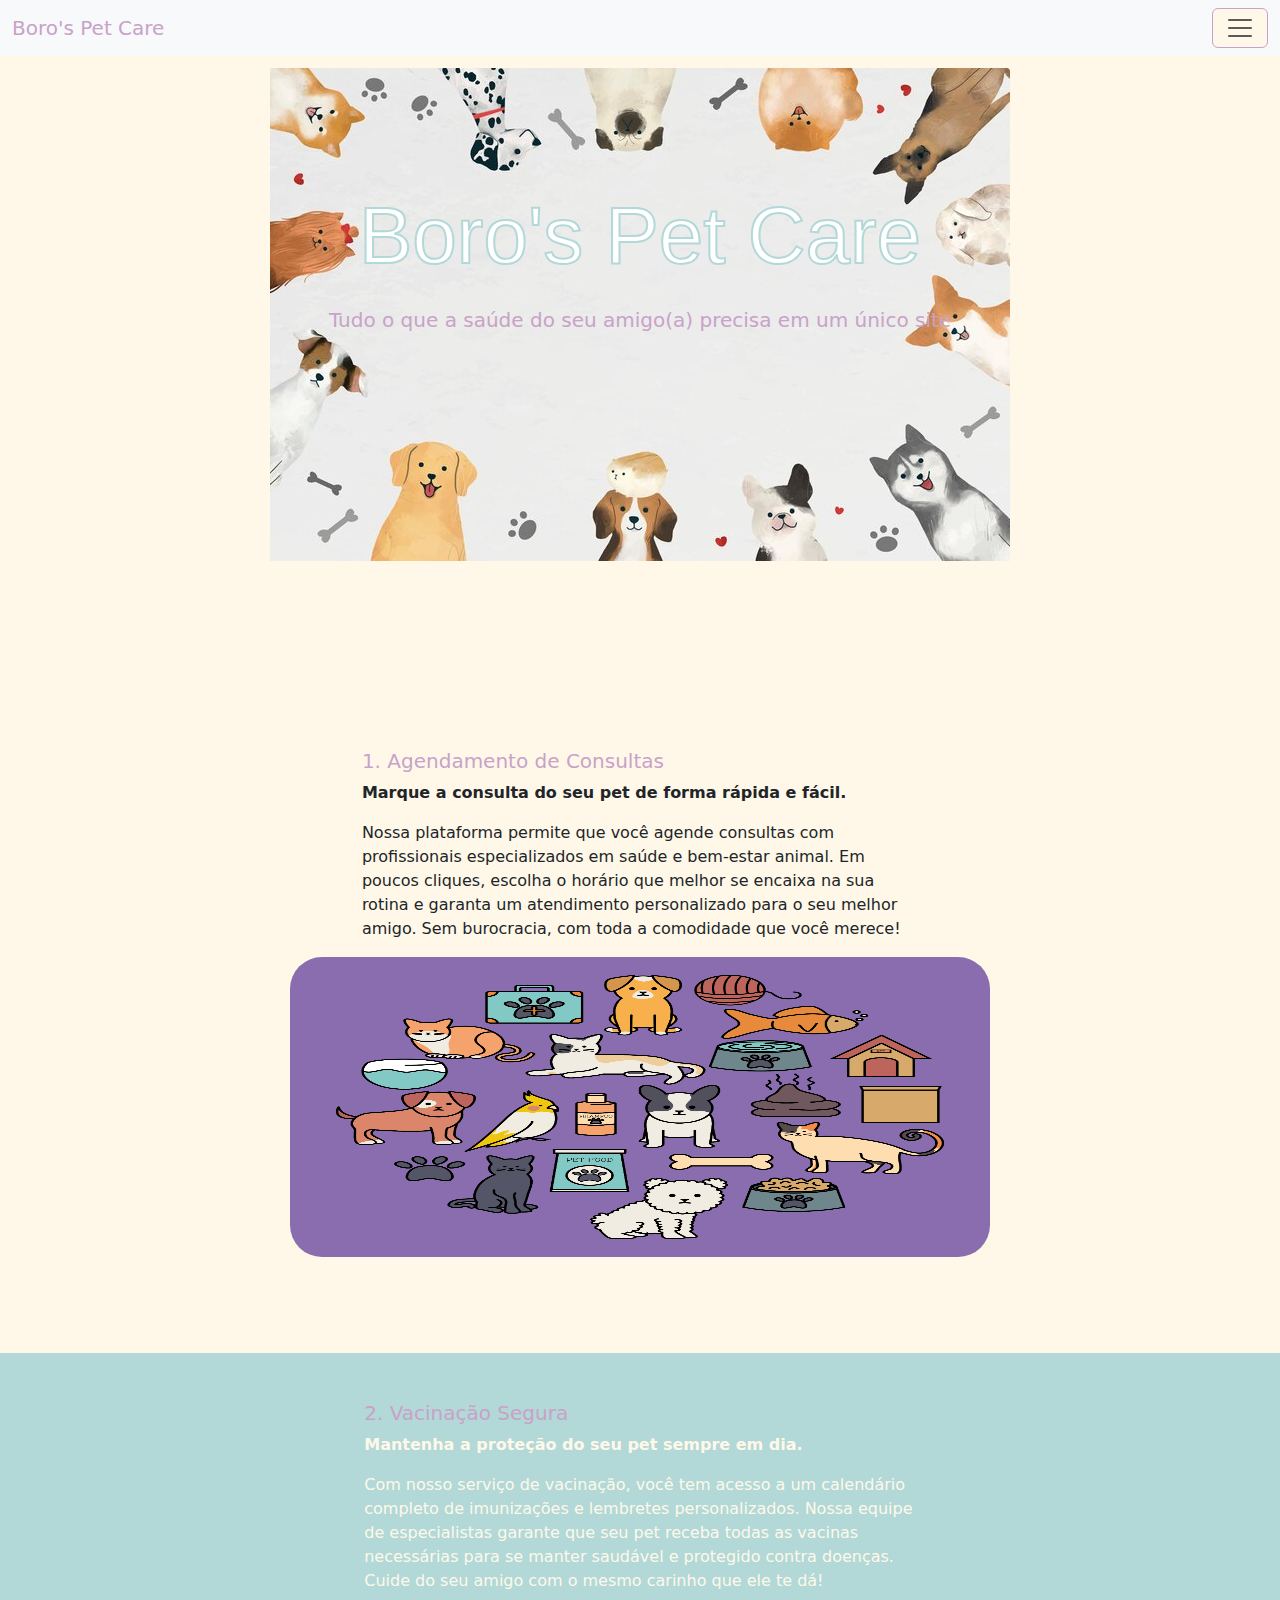
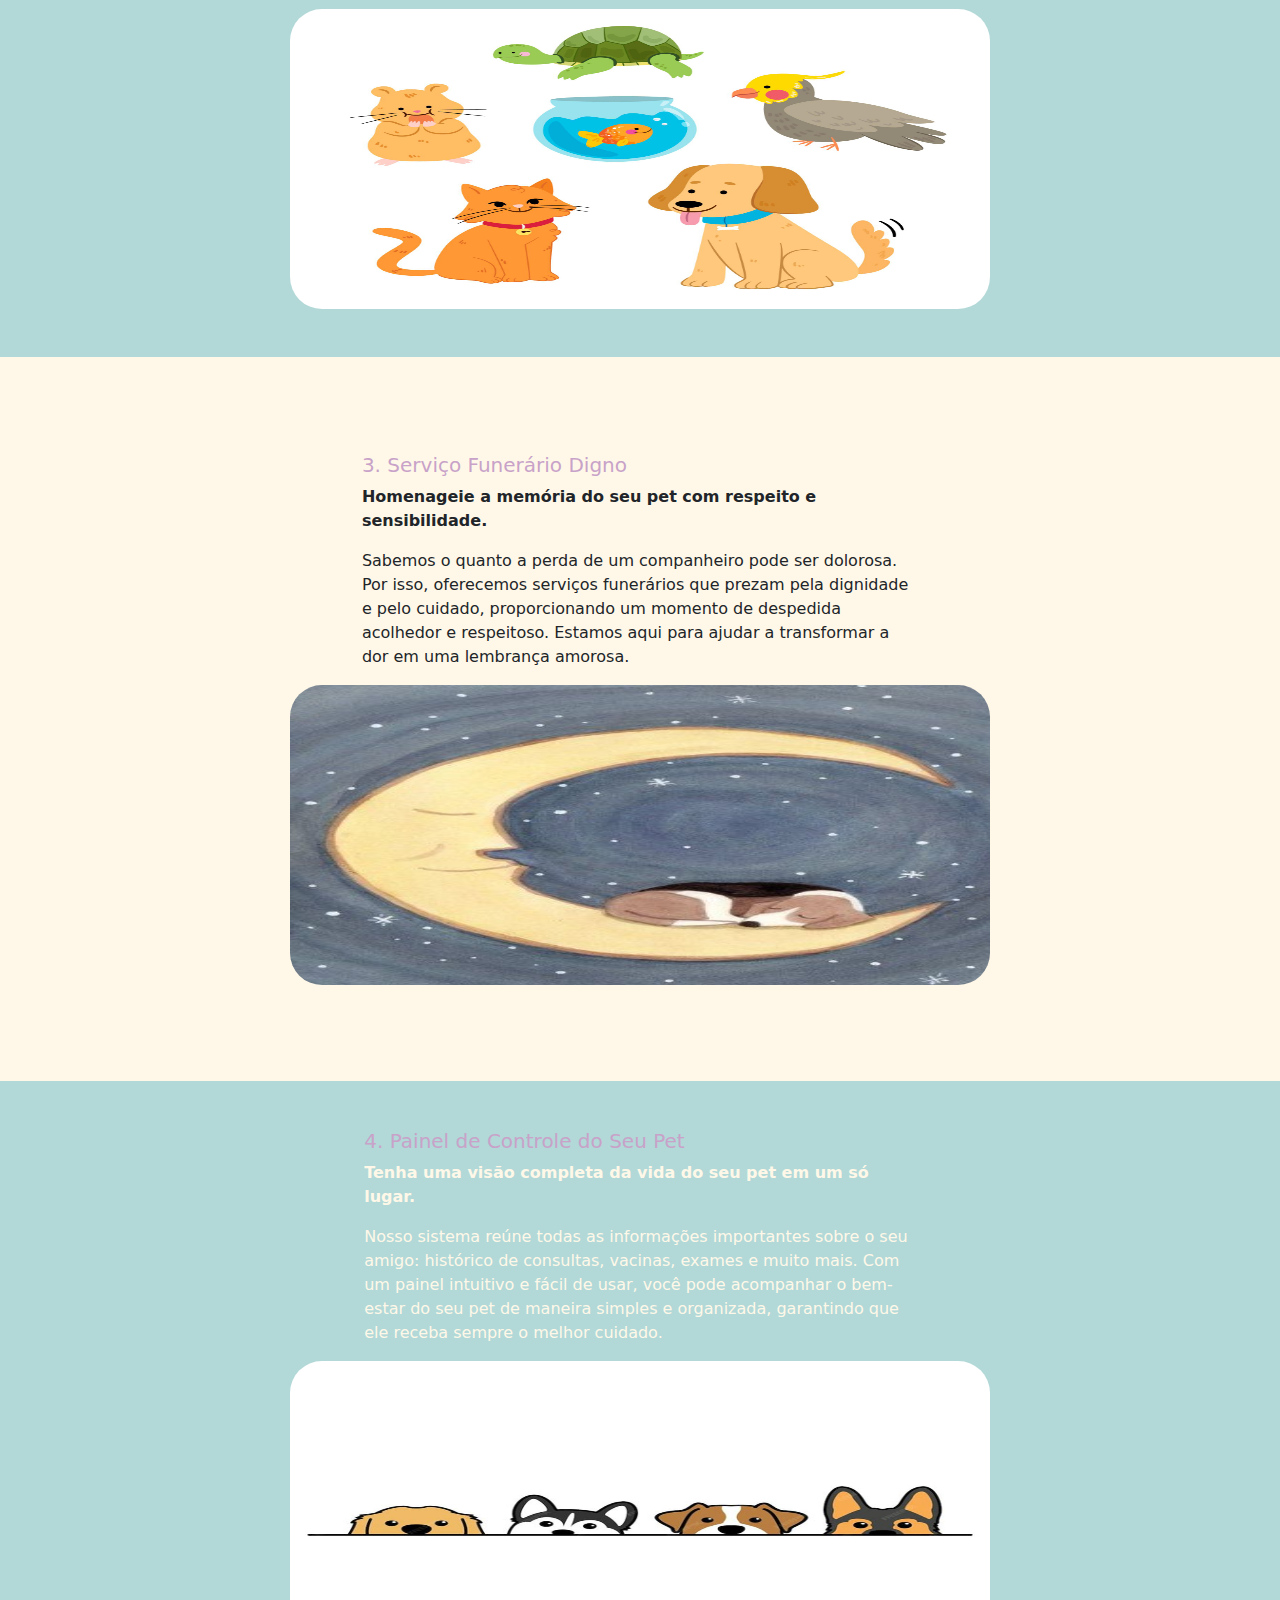
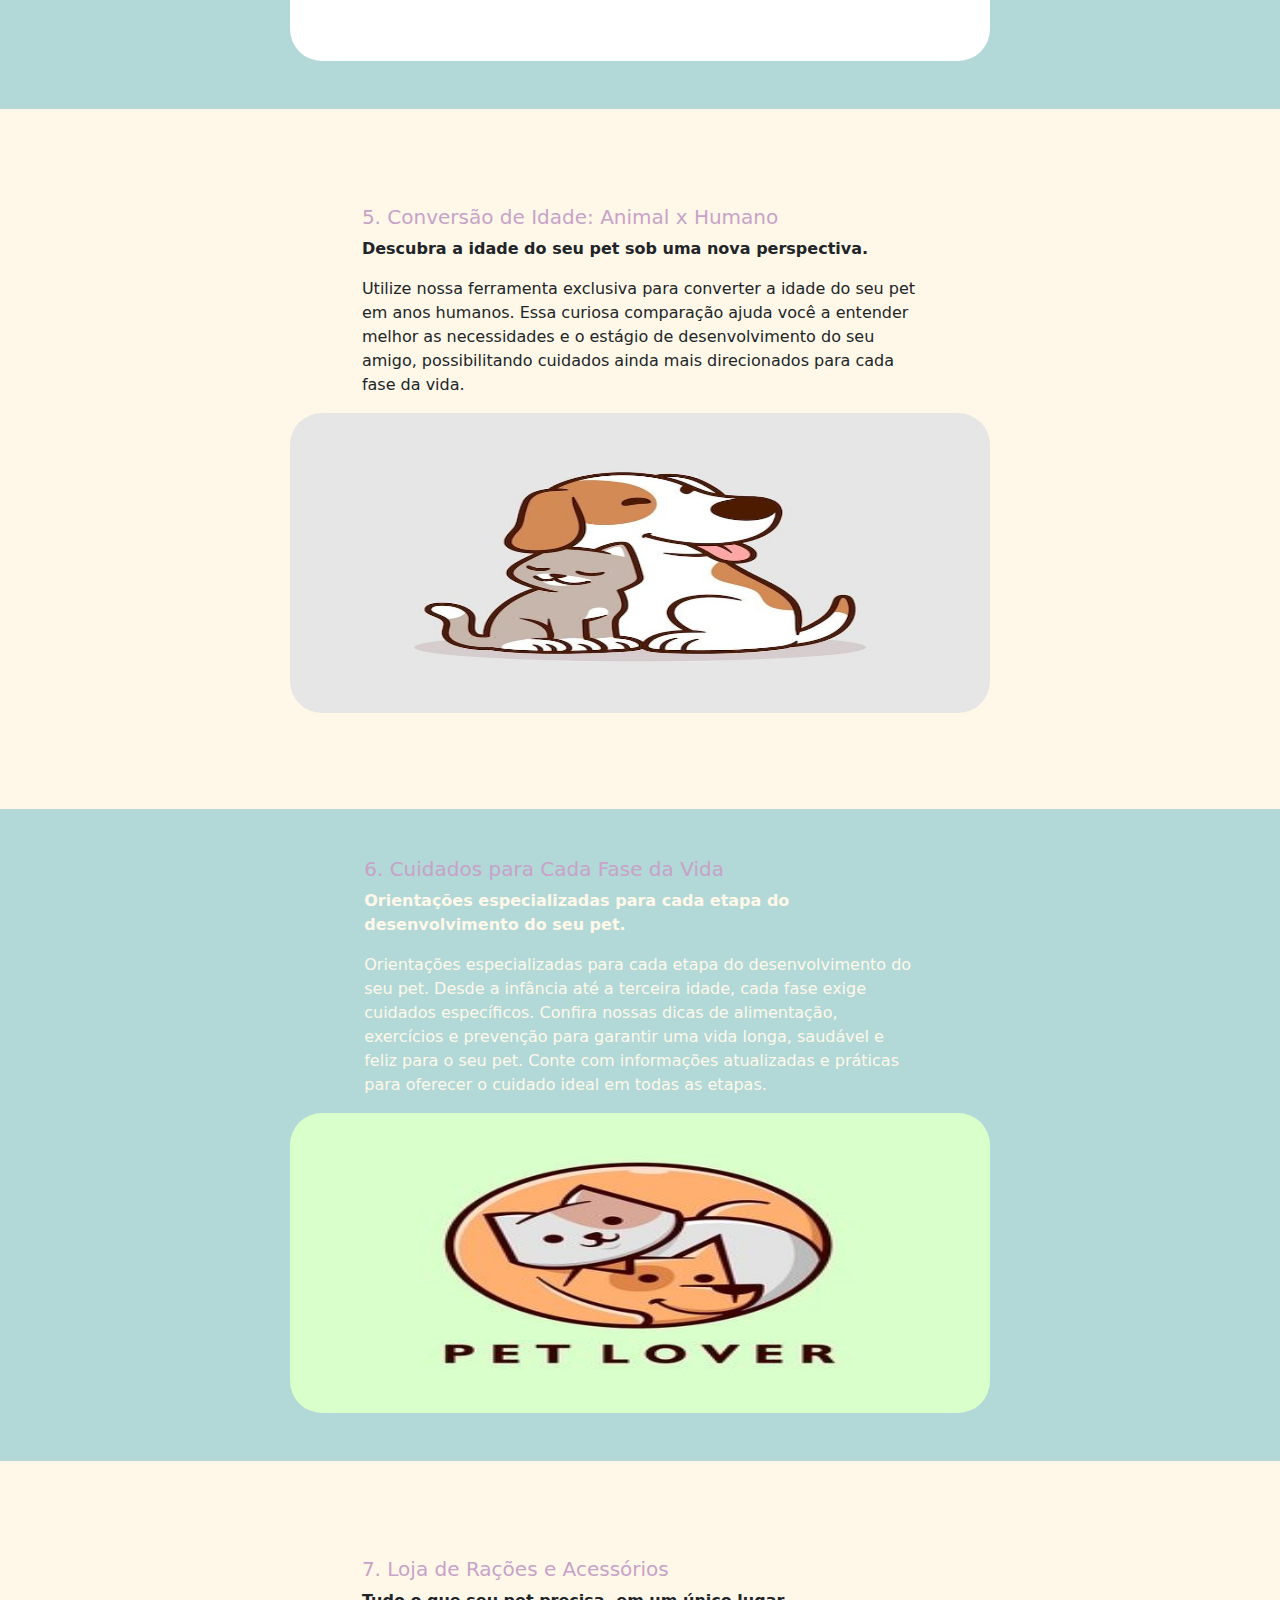
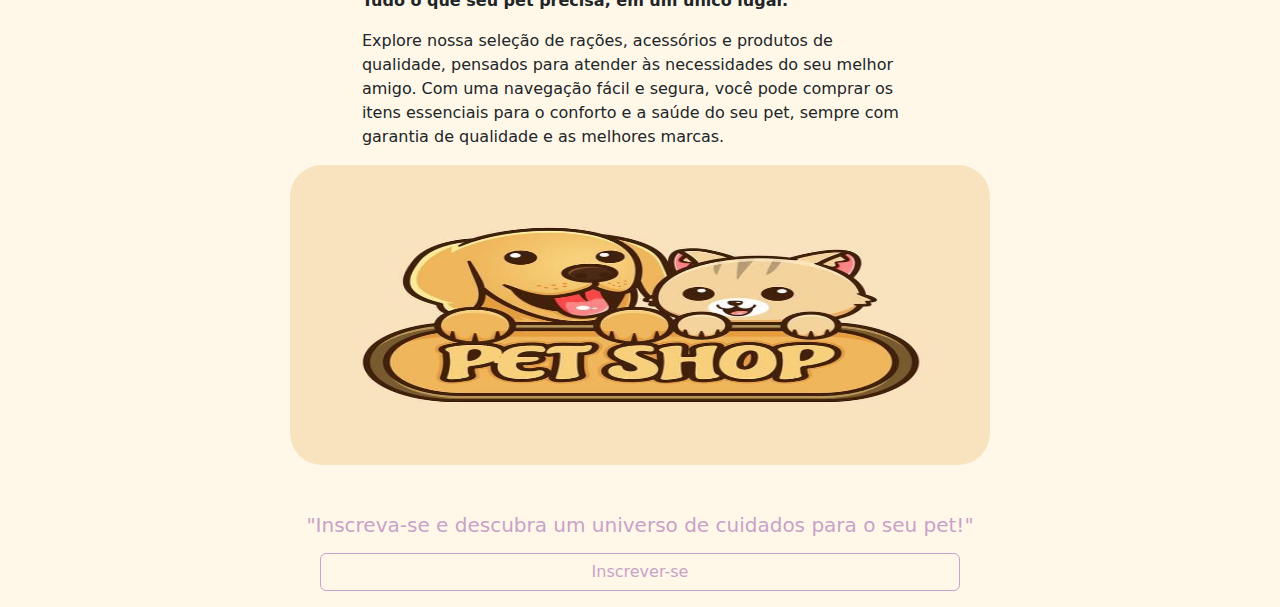
<file: index.html>
<!DOCTYPE html>
<html lang="pt-br">

<head>
  <meta charset="UTF-8">
  <meta name="viewport" content="width=device-width, initial-scale=1.0">
  <title>Início</title>
  <link rel="stylesheet" href="style.css">
  <link href="bootstrap.min.css" rel="stylesheet">
</head>

<body>
  <section class="container-fluid pagina1">
    <nav class="navbar bg-body-tertiary fixed-top">
      <div class="container-fluid">
        <a class="titulo navbar-brand titulo" href="index.html">Boro's Pet Care</a>
        <button class="navbar-toggler" type="button" data-bs-toggle="offcanvas" data-bs-target="#offcanvasNavbar"
          aria-controls="offcanvasNavbar" aria-label="Toggle navigation">
          <span class="navbar-toggler-icon"></span>
        </button>
        <div class="offcanvas offcanvas-end" tabindex="-1" id="offcanvasNavbar" aria-labelledby="offcanvasNavbarLabel">
          <div class="offcanvas-header">
            <h5 class="offcanvas-title" id="offcanvasNavbarLabel">Menu</h5>
            <button type="button" class="btn-close" data-bs-dismiss="offcanvas" aria-label="Close"></button>
          </div>
          <div class="offcanvas-body">
            <ul class="navbar-nav justify-content-end flex-grow-1 pe-3">
              <li class="nav-item d-flex justify-content-between">
                <a class="nav-link" href="inscrever.html">Inscreva-se</a>
                <a class="nav-link" href="entrar.html">Entrar</a>
              </li>
              <li class="nav-item">
                <a class="nav-link active" aria-current="page" href="inscrever.html">Início</a>
              </li>
              <li class="nav-item">
                <a class="nav-link active" aria-current="page" href="inscrever.html">Vacinas</a>
              </li>
              <li class="nav-item">
                <a class="nav-link active" aria-current="page" href="inscrever.html">Atendimentos</a>
              </li>
              <li class="nav-item">
                <a class="nav-link active" aria-current="page" href="inscrever.html">Funerária</a>
              </li>
            </ul>
            <form class="d-flex mt-3" role="search">
              <input class="form-control me-2" type="search" placeholder="Produtos" aria-label="Search">
              <button class="btn btn-outline-success" type="submit">Pesquisar</button>
            </form>
          </div>
        </div>
      </div>
    </nav>
    <div class="container-fluid text-center pt-5">
      <br>
      <p class="tituloalternativo h1 pt-5 display-1">Boro's Pet Care</p>
      <h5 class="h5 pt-3">Tudo o que a saúde do seu amigo(a)
        precisa em um único site</h5>
    </div>
  </section>
  <section class="container col-md-10 p-5 mt-5">
    <div class="row justify-content-evenly">
      <div class="col-sm-7">
        <p class="h5">1. Agendamento de Consultas</p>
        <p class=""><strong>Marque a consulta do seu pet de forma rápida e fácil.</strong></p>
        <p class="">Nossa plataforma permite que você agende consultas com profissionais especializados em saúde e
          bem-estar animal. Em poucos cliques, escolha o horário que melhor se encaixa na sua rotina e garanta um
          atendimento personalizado para o seu melhor amigo. Sem burocracia, com toda a comodidade que você merece!</p>
      </div>
      <div class=".col-sm-7 text-center">
        <img src="img/Acessórios.jpg" alt="" class="img-fluid rounded-5" style="width: 700px; height: 300px;">
      </div>
    </div>
  </section>
  <section class="parte2 container-fluid p-5 mt-5">
    <div class="container col-md-10">
      <div class="row justify-content-evenly">
        <div class="col-sm-7">
          <p class="h5">2. Vacinação Segura</p>
          <p><strong>Mantenha a proteção do seu pet sempre em dia.</strong></p>
          <p>Com nosso serviço de vacinação, você tem acesso a um calendário completo de imunizações e lembretes
            personalizados. Nossa equipe de especialistas garante que seu pet receba todas as vacinas necessárias para
            se manter saudável e protegido contra doenças. Cuide do seu amigo com o mesmo carinho que ele te dá!</p>
        </div>
        <div class=".col-sm-7 text-center">
          <img src="img/Cuidados.jpg" alt="" class="img-fluid rounded-5" style="width: 700px; height: 300px;">
        </div>
      </div>
    </div>
  </section>
  <section class="container col-md-10 p-5 mt-5">
    <div class="row justify-content-evenly">
      <div class="col-sm-7">
        <p class="h5">3. Serviço Funerário Digno</p>
        <p><strong>Homenageie a memória do seu pet com respeito e sensibilidade.</strong></p>
        <p>Sabemos o quanto a perda de um companheiro pode ser dolorosa. Por isso, oferecemos serviços funerários que
          prezam pela dignidade e pelo cuidado, proporcionando um momento de despedida acolhedor e respeitoso. Estamos
          aqui para ajudar a transformar a dor em uma lembrança amorosa.</p>
      </div>
      <div class=".col-sm-7 text-center">
        <img src="img/funeraria.jpg" alt="" class="img-fluid rounded-5" style="width: 700px; height: 300px;">
      </div>
    </div>
  </section>
  <section class="parte2 container-fluid p-5 mt-5">
    <div class="container col-md-10">
      <div class="row justify-content-evenly">
        <div class="col-sm-7">
          <p class="h5">4. Painel de Controle do Seu Pet</p>
          <p><strong>Tenha uma visão completa da vida do seu pet em um só lugar.</strong></p>
          <p>Nosso sistema reúne todas as informações importantes sobre o seu amigo: histórico de consultas, vacinas,
            exames e muito mais. Com um painel intuitivo e fácil de usar, você pode acompanhar o bem-estar do seu pet de
            maneira simples e organizada, garantindo que ele receba sempre o melhor cuidado.</p>
        </div>
        <div class=".col-sm-7 text-center">
          <img src="img/acompanhar.jpg" alt="" class="img-fluid rounded-5" style="width: 700px; height: 300px;">
        </div>
      </div>
    </div>
  </section>
  <section class="container col-md-10 p-5 mt-5">
    <div class="row justify-content-evenly">
      <div class="col-sm-7">
        <p class="h5">5. Conversão de Idade: Animal x Humano</p>
        <p><strong>Descubra a idade do seu pet sob uma nova perspectiva.</strong></p>
        <p>Utilize nossa ferramenta exclusiva para converter a idade do seu pet em anos humanos. Essa curiosa comparação
          ajuda você a entender melhor as necessidades e o estágio de desenvolvimento do seu amigo, possibilitando
          cuidados ainda mais direcionados para cada fase da vida.</p>
      </div>
      <div class=".col-sm-7 text-center">
        <img src="img/Idade do pet.jpg" alt="" class="img-fluid rounded-5" style="width: 700px; height: 300px;">
      </div>
    </div>
  </section>
  <section class="parte2 container-fluid p-5 mt-5">
    <div class="container col-md-10">
      <div class="row justify-content-evenly">
        <div class="col-sm-7">
          <p class="h5">6. Cuidados para Cada Fase da Vida</p>
          <p><strong>Orientações especializadas para cada etapa do desenvolvimento do seu pet.</strong></p>
          <p>Orientações especializadas para cada etapa do desenvolvimento do seu pet.
            Desde a infância até a terceira idade, cada fase exige cuidados específicos. Confira nossas dicas de
            alimentação, exercícios e prevenção para garantir uma vida longa, saudável e feliz para o seu pet. Conte com
            informações atualizadas e práticas para oferecer o cuidado ideal em todas as etapas.</p>
        </div>
        <div class=".col-sm-7 text-center">
          <img src="img/amante dos animais.jpg" alt="" class="img-fluid rounded-5" style="width: 700px; height: 300px;">
        </div>
      </div>
    </div>
  </section>
  <section class="container col-md-10 p-5 mt-5">
    <div class="row justify-content-evenly">
      <div class="col-sm-7">
        <p class="h5">7. Loja de Rações e Acessórios</p>
        <p><strong>Tudo o que seu pet precisa, em um único lugar.</strong></p>
        <p>Explore nossa seleção de rações, acessórios e produtos de qualidade, pensados para atender às necessidades do
          seu melhor amigo. Com uma navegação fácil e segura, você pode comprar os itens essenciais para o conforto e a
          saúde do seu pet, sempre com garantia de qualidade e as melhores marcas.</p>
      </div>
      <div class=".col-sm-7 text-center">
        <img src="img/petshop.jpg" alt="" class="img-fluid rounded-5" style="width: 700px; height: 300px;">
      </div>
    </div>
  </section>
  <div>
    <h5 class="text-center">"Inscreva-se e descubra um universo de cuidados para o seu pet!"</h5>
    <div class="col-12 text-center mt-3 mb-3">
      <a href="inscrever.html"><button class="btn btn-primary col-md-6 col-10" type="submit">Inscrever-se</button></a>
    </div>
  </div>
</body>
<script src="https://cdn.jsdelivr.net/npm/bootstrap@5.3.3/dist/js/bootstrap.bundle.min.js"
  integrity="sha384-YvpcrYf0tY3lHB60NNkmXc5s9fDVZLESaAA55NDzOxhy9GkcIdslK1eN7N6jIeHz" crossorigin="anonymous"></script>

</html>
</file>
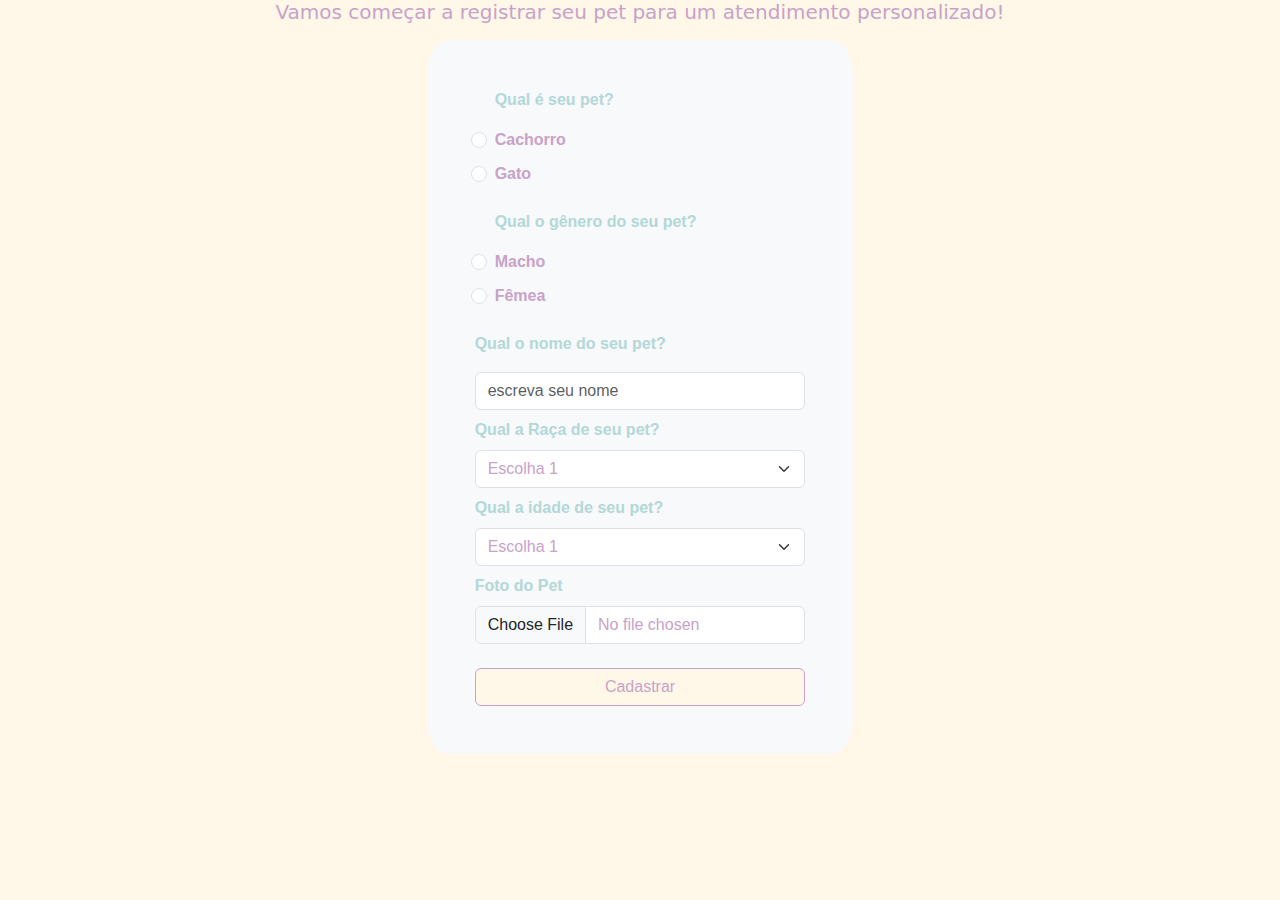
<file: cadastarpet.html>
<!DOCTYPE html>
<html lang="pt-br">

<head>
  <meta charset="UTF-8">
  <meta name="viewport" content="width=device-width, initial-scale=1.0">
  <title>Cadastrar Pet</title>
  <link rel="stylesheet" href="style.css">
  <link href="bootstrap.min.css" rel="stylesheet">
</head>

<body>
  <h5 class="text-center mb-3">Vamos começar a registrar seu pet para um atendimento personalizado!</h5>
  <section class="areaDeForms container p-5 mt-0 col-11 col-md-7 col-lg-4">
    <form class="row g-2 needs-validation" novalidate>
      <div class="form-check">
        <p>Qual é seu pet?</p>
        <input type="radio" class="form-check-input" id="validationFormCheck2" name="radio-stacked" required>
        <label class="form-check-label" for="validationFormCheck2">Cachorro</label>
      </div>
      <div class="form-check mb-3">
        <input type="radio" class="form-check-input" id="validationFormCheck3" name="radio-stacked" required>
        <label class="form-check-label" for="validationFormCheck3">Gato</label>
      </div>
      </div>
      <div class="form-check">
        <p>Qual o gênero do seu pet?</p>
        <input type="radio" class="form-check-input" id="validationFormCheck4" name="radio-stacked1" required>
        <label class="form-check-label" for="validationFormCheck4">Macho</label>
      </div>
      <div class="form-check mb-3">
        <input type="radio" class="form-check-input" id="validationFormCheck5" name="radio-stacked1" required>
        <label class="form-check-label" for="validationFormCheck5">Fêmea</label>
      </div>
      </div>
      <div class="">
        <p>Qual o nome do seu pet?</p>
        <input type="text" class="form-control" id="validationTooltip01" placeholder="escreva seu nome" required>
      </div>
      <div class="position-relative">
        <label for="validationTooltip04" class="form-label">Qual a Raça de seu pet?</label>
        <select class="form-select" id="validationTooltip04" required>
          <option value="">Escolha 1</option>
          <option>Vira-lata</option>
          <option>Pastor Alemão</option>
          <option>Ruski Siberiano</option>
          <option>Salsicha</option>
          <option>Lavrador</option>
        </select>
      </div>
      <div class="position-relative">
        <label for="validationTooltip04" class="form-label">Qual a idade de seu pet?</label>
        <select class="form-select" id="validationTooltip04" required>
          <option value="">Escolha 1</option>
          <option>0-1 ano (filhote)</option>
          <option>1-2 anos (adolescente)</option>
          <option>2-7 anos (adulto)</option>
          <option>7-10 anos (Sênior)</option>
          <option>10+ (Geriátrico )</option>
        </select>
      </div>
      <div class="mb-3">
        <label for="formFile" class="form-label">Foto do Pet</label>
        <input class="form-control" type="file" id="formFile" required>
      </div>
      <div class="col-12 text-center">
        <button class="btn btn-primary col-12" type="submit"><a href="componente/pets.html">Cadastrar</a></button>
      </div>
    </form>
  </section>
</body>
<script src="main.js"></script>
<script src="https://cdn.jsdelivr.net/npm/bootstrap@5.3.3/dist/js/bootstrap.bundle.min.js"
  integrity="sha384-YvpcrYf0tY3lHB60NNkmXc5s9fDVZLESaAA55NDzOxhy9GkcIdslK1eN7N6jIeHz" crossorigin="anonymous"></script>

</html>
</file>
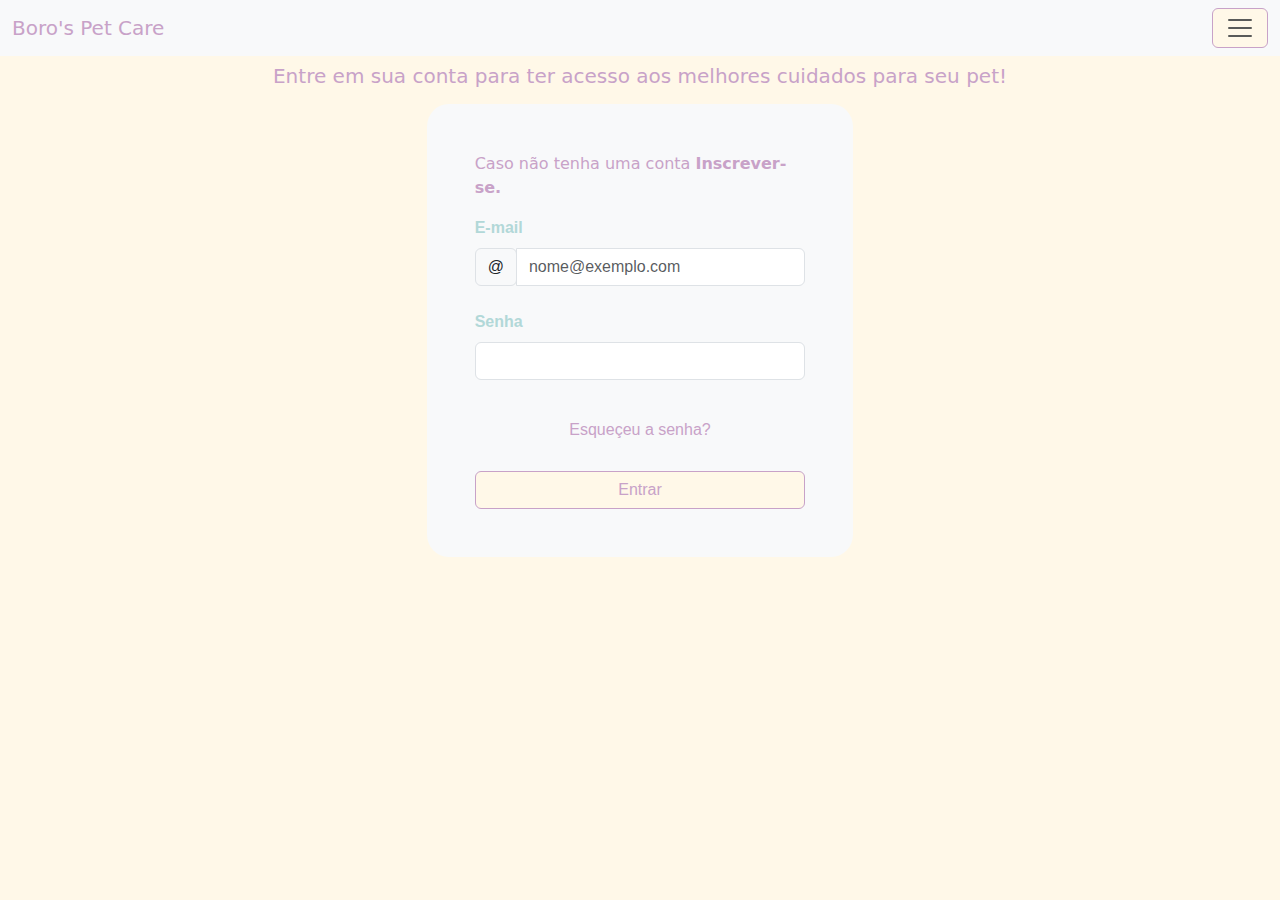
<file: entrar.html>
<!DOCTYPE html>
<html lang="pt-br">

<head>
    <meta charset="UTF-8">
    <meta name="viewport" content="width=device-width, initial-scale=1.0">
    <title>Entrar</title>
    <link rel="stylesheet" href="style.css">
    <link href="bootstrap.min.css" rel="stylesheet">
</head>

<body>
    <nav class="navbar bg-body-tertiary sticky-top">
        <div class="container-fluid">
            <a class="navbar-brand" href="index.html">Boro's Pet Care</a>
            <button class="navbar-toggler" type="button" data-bs-toggle="offcanvas" data-bs-target="#offcanvasNavbar"
                aria-controls="offcanvasNavbar" aria-label="Toggle navigation">
                <span class="navbar-toggler-icon"></span>
            </button>
            <div class="offcanvas offcanvas-end" tabindex="-1" id="offcanvasNavbar"
                aria-labelledby="offcanvasNavbarLabel">
                <div class="offcanvas-header">
                    <h5 class="offcanvas-title" id="offcanvasNavbarLabel">Menu</h5>
                    <button type="button" class="btn-close" data-bs-dismiss="offcanvas" aria-label="Close"></button>
                </div>
                <div class="offcanvas-body">
                    <ul class="navbar-nav justify-content-end flex-grow-1 pe-3">
                        <li class="nav-item d-flex justify-content-between">
                            <a class="nav-link" href="inscrever.html">Inscreva-se</a>
                            <a class="nav-link" href="entrar.html">Entrar</a>
                        </li>
                        <li class="nav-item">
                            <a class="nav-link active" aria-current="page" href="index.html">Início</a>
                        </li>
                        <li class="nav-item">
                            <a class="nav-link active" aria-current="page" href="inscrever.html">Vacinas</a>
                        </li>
                        <li class="nav-item">
                            <a class="nav-link active" aria-current="page" href="inscrever.html">Atendimentos</a>
                        </li>
                        <li class="nav-item">
                            <a class="nav-link active" aria-current="page" href="inscrever.html">Funerária</a>
                        </li>
                    </ul>
                    <form class="d-flex mt-3" role="search">
                        <input class="form-control me-2" type="search" placeholder="Produtos" aria-label="Search">
                        <button class="btn btn-outline-success" type="submit">Pesquisar</button>
                    </form>
                </div>
            </div>
        </div>
    </nav>
    <h5 class="text-center mt-2">Entre em sua conta para ter acesso aos melhores cuidados para seu pet!</h5>
    <section class="areaDeForms container p-5 mt-3 col-11 col-md-7 col-lg-4">
        <a href="inscrever.html" class="pb-5">Caso não tenha uma conta <strong>Inscrever-se.</strong></a>
        <form class="row g-4 needs-validation pt-3" novalidate>
            <div class="position-relative">
                <label for="validationTooltipUsername" class="form-label">E-mail</label>
                <div class="input-group has-validation">
                    <span class="input-group-text" id="validationTooltipUsernamePrepend">@</span>
                    <input type="email" class="form-control" id="validationTooltipUsername"
                        aria-describedby="validationTooltipUsernamePrepend" placeholder="nome@exemplo.com" required>
                </div>
            </div>
            <div class="position-relative">
                <label for="validationTooltip02" class="form-label">Senha</label>
                <input type="password" class="form-control" id="validationTooltip02" required>
            </div>
            </div>
            <a href="" class="">
                <h5 class="text-center mt-3 h6">Esqueçeu a senha?</h5>
            </a>
            <div class="col-12 text-center">
                <button class="btn btn-primary col-12" type="submit"><a href="home.html">Entrar</a></button>
            </div>
        </form>
    </section>
</body>
<script src="main.js"></script>
<script src="https://cdn.jsdelivr.net/npm/bootstrap@5.3.3/dist/js/bootstrap.bundle.min.js"
    integrity="sha384-YvpcrYf0tY3lHB60NNkmXc5s9fDVZLESaAA55NDzOxhy9GkcIdslK1eN7N6jIeHz"
    crossorigin="anonymous"></script>

</html>
</file>
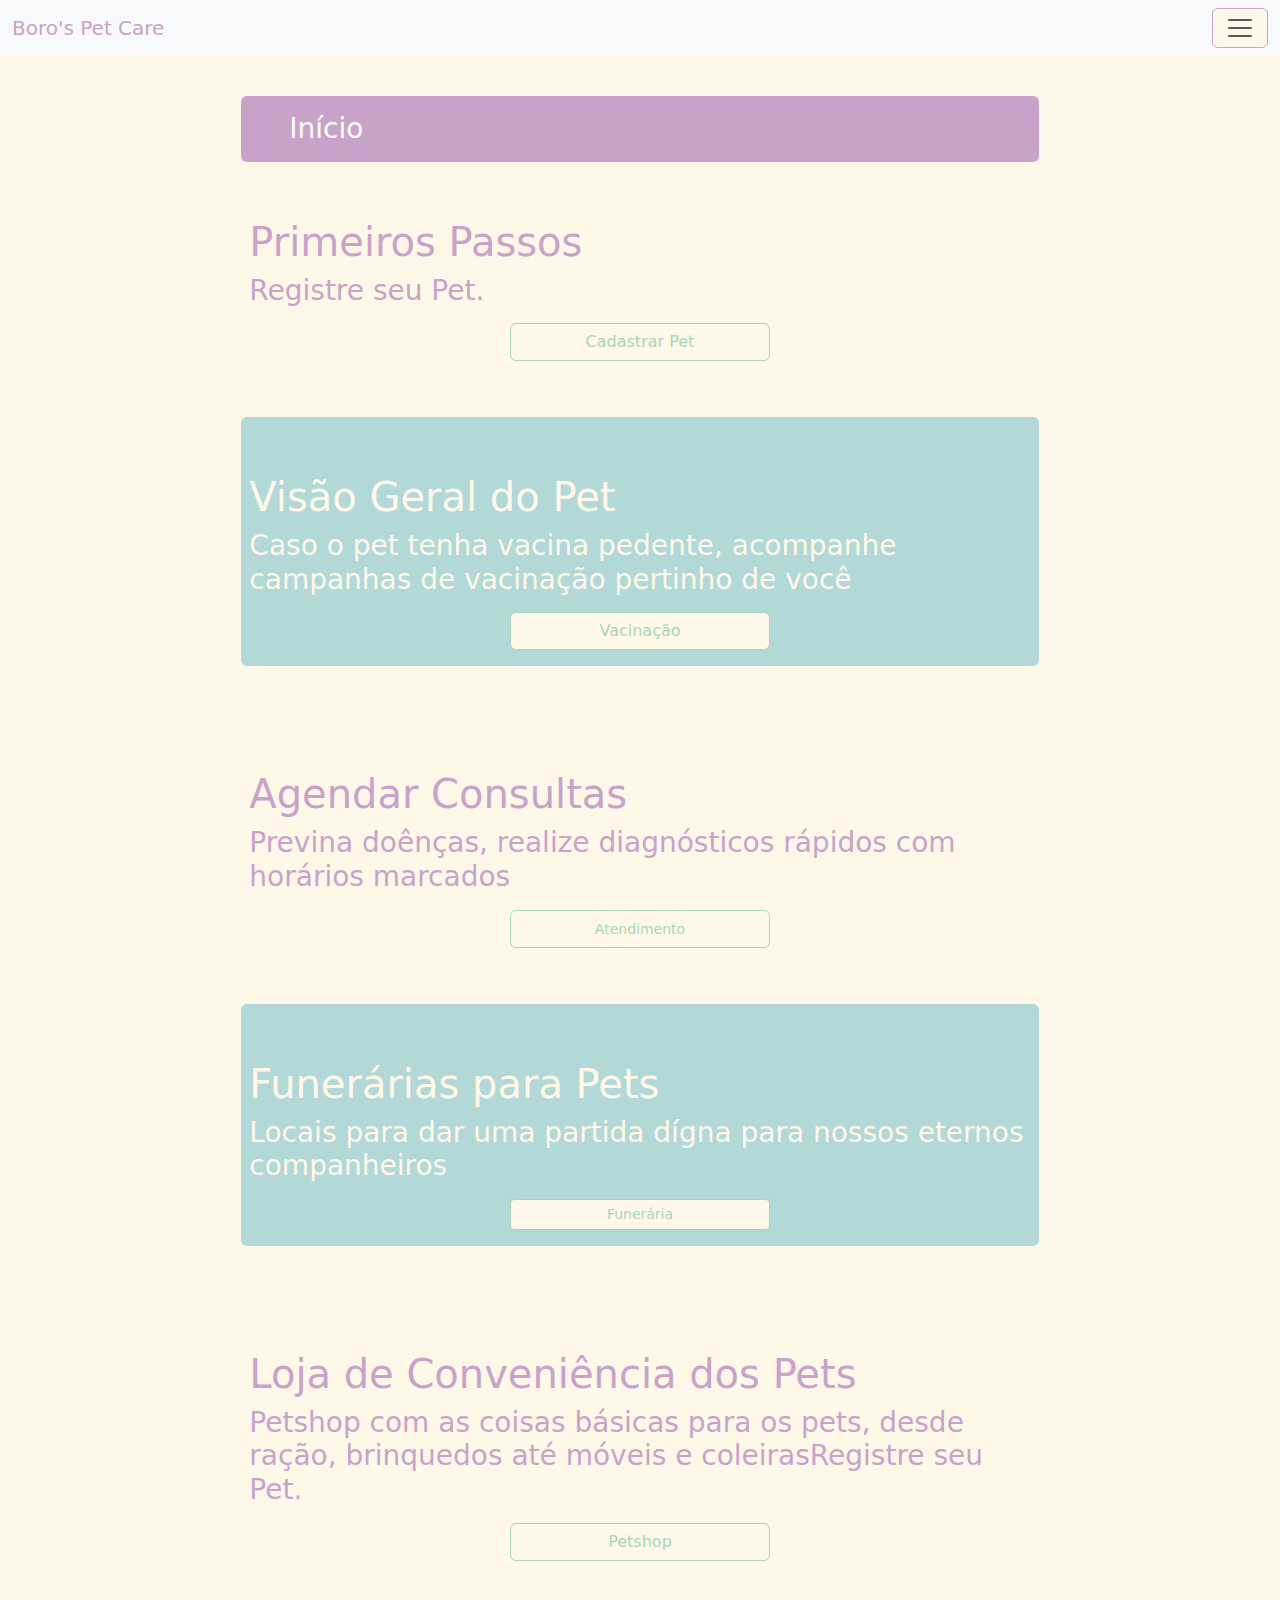
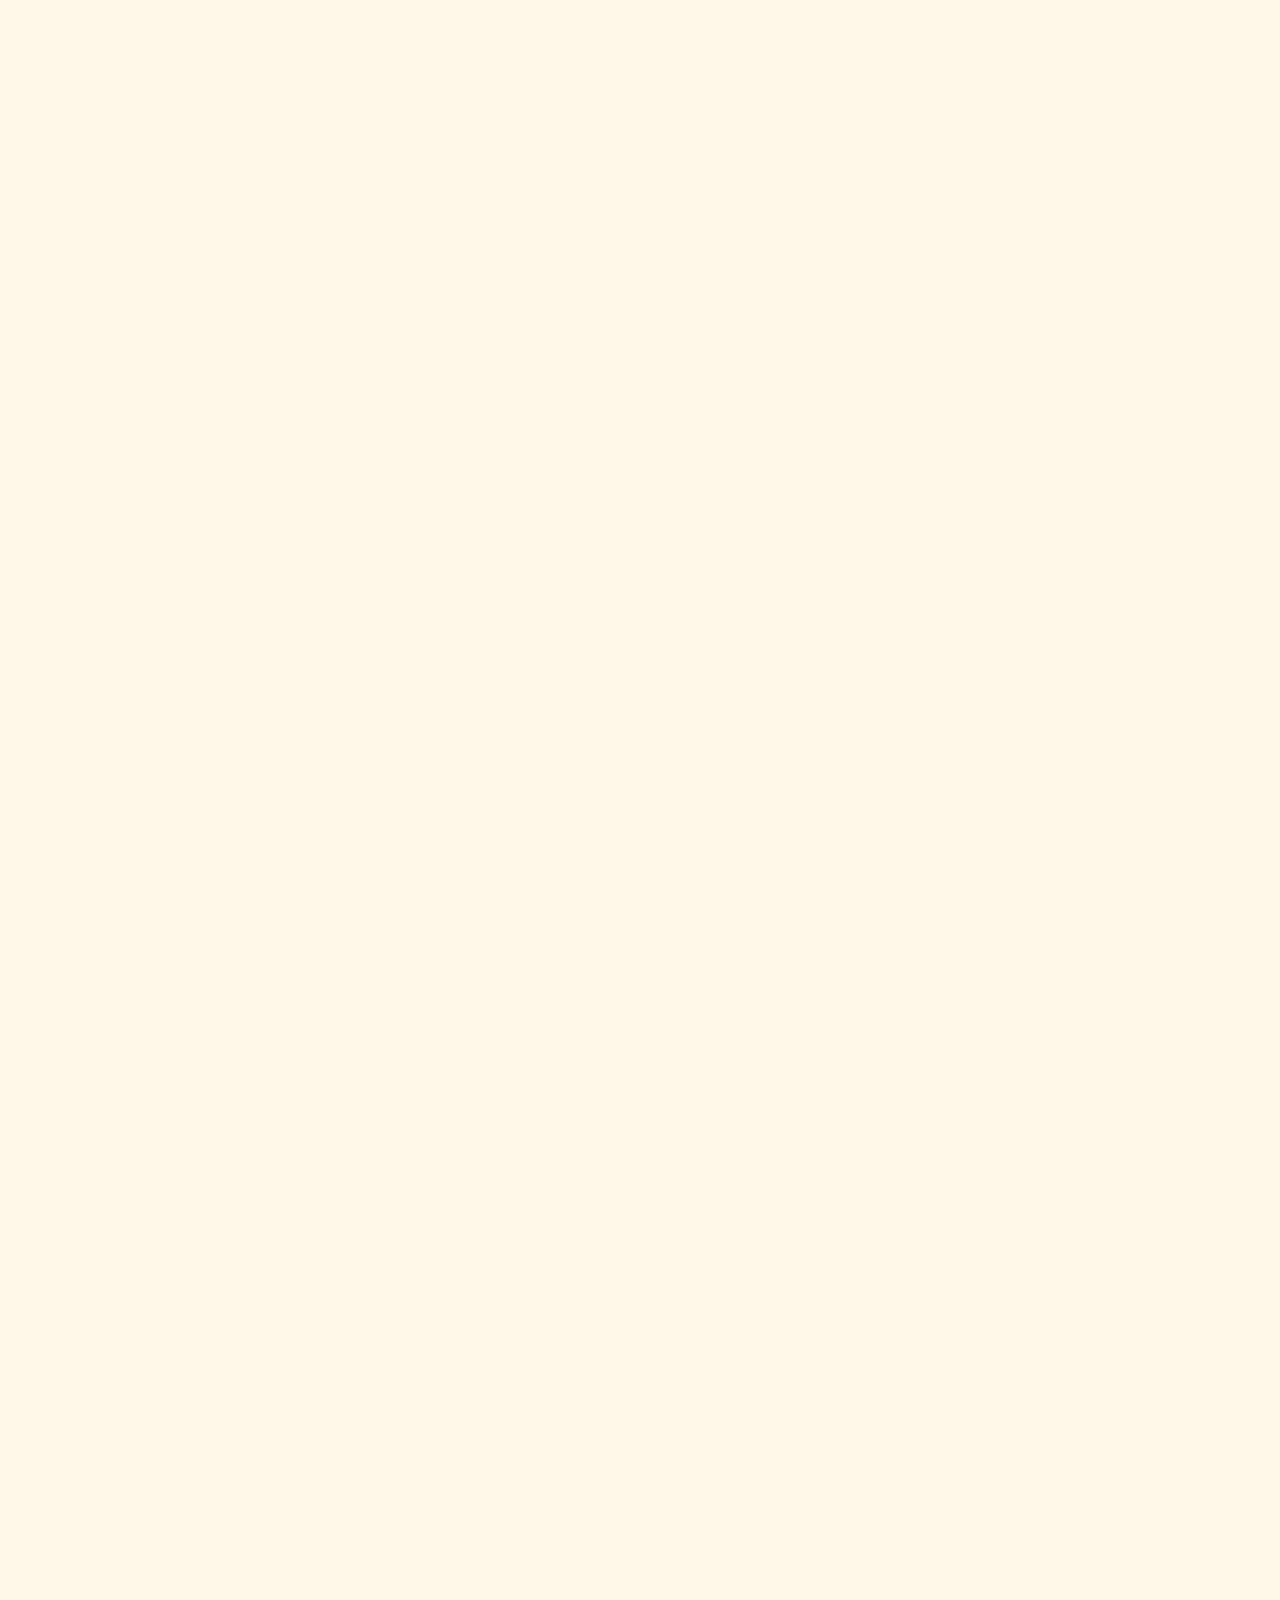
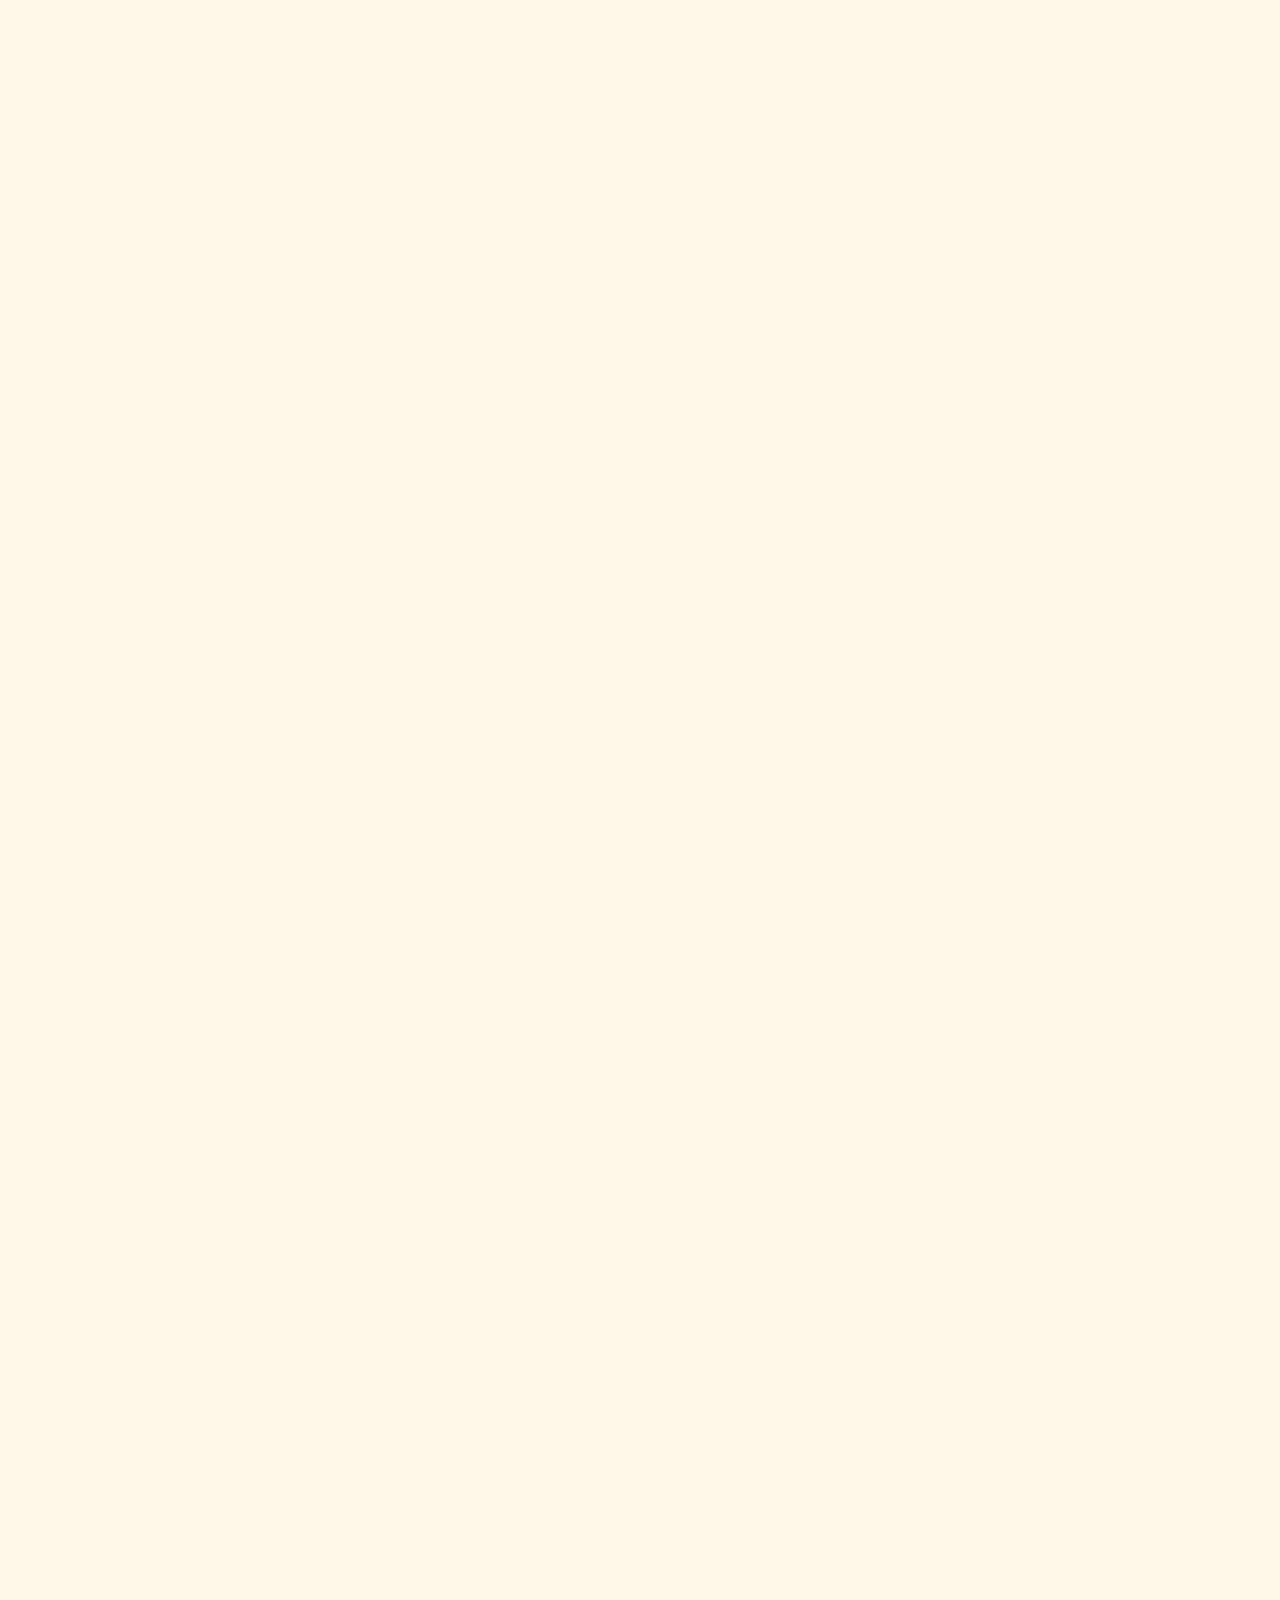
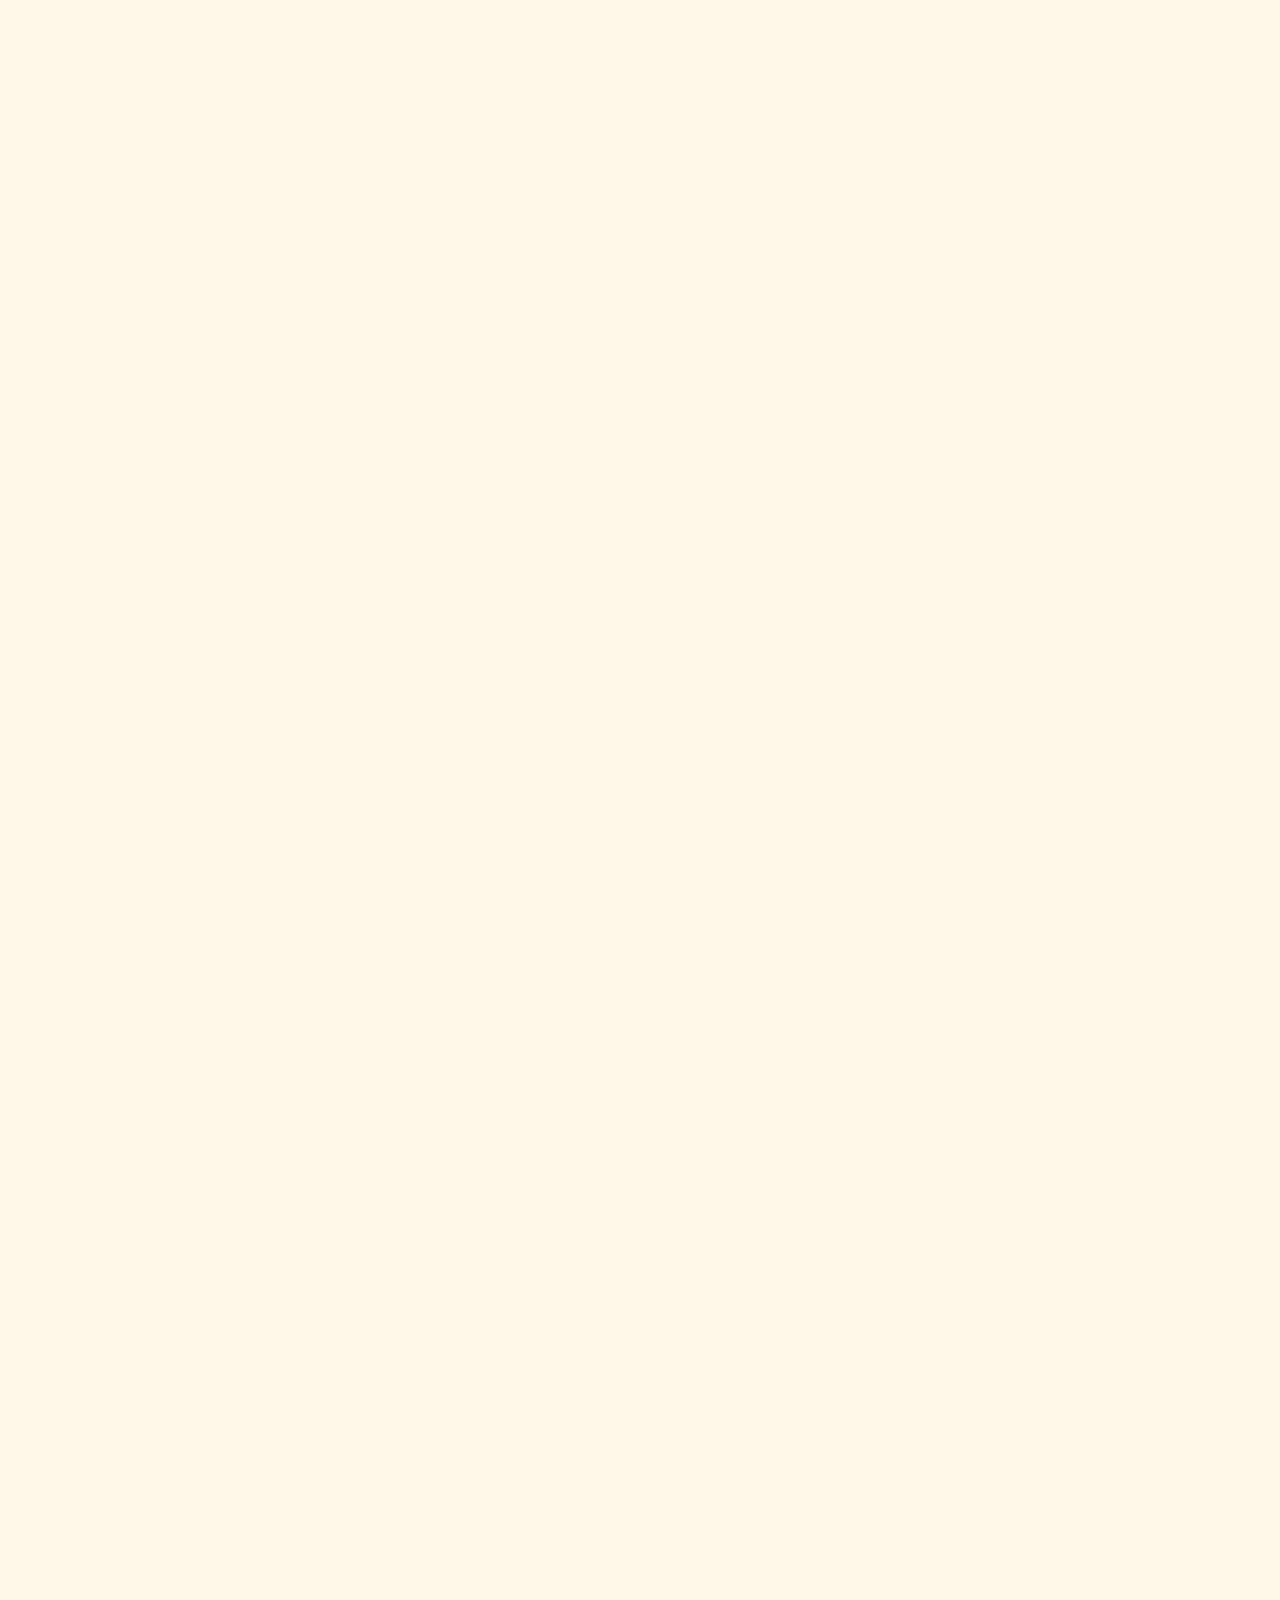
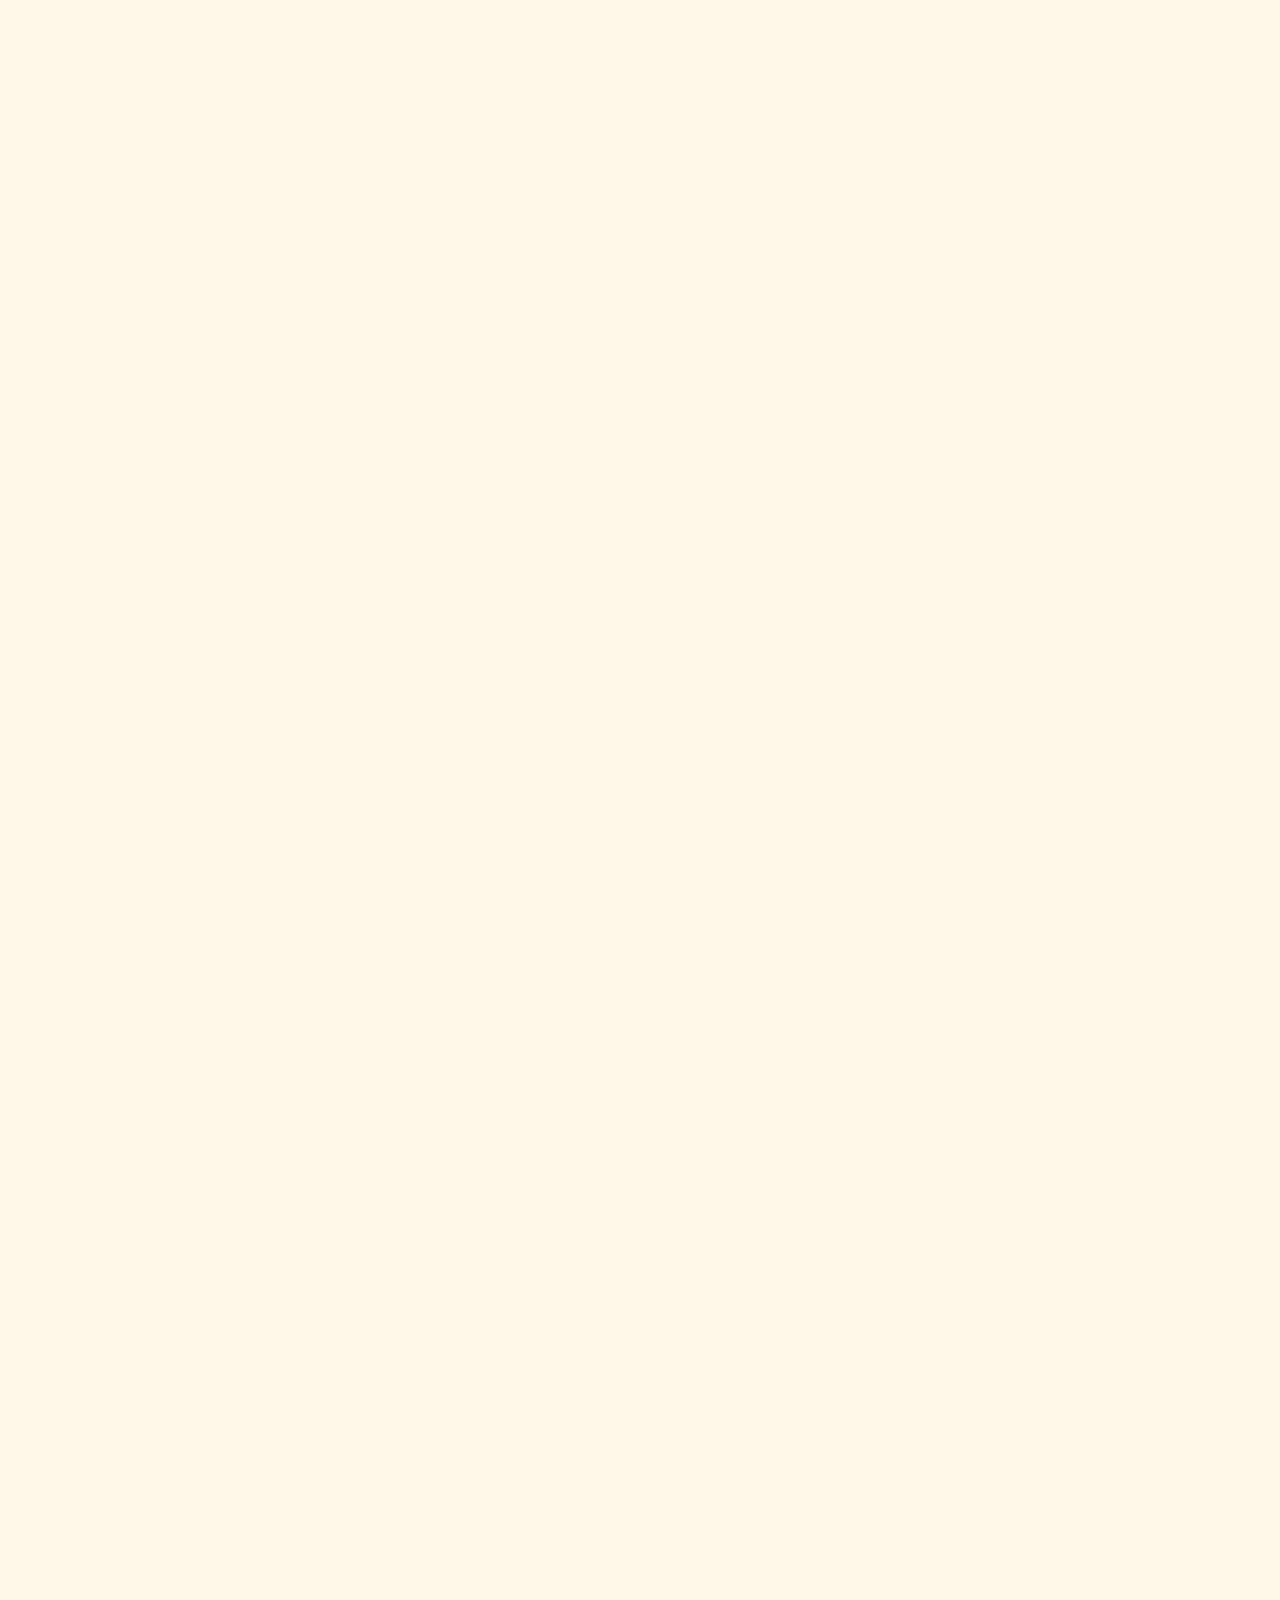
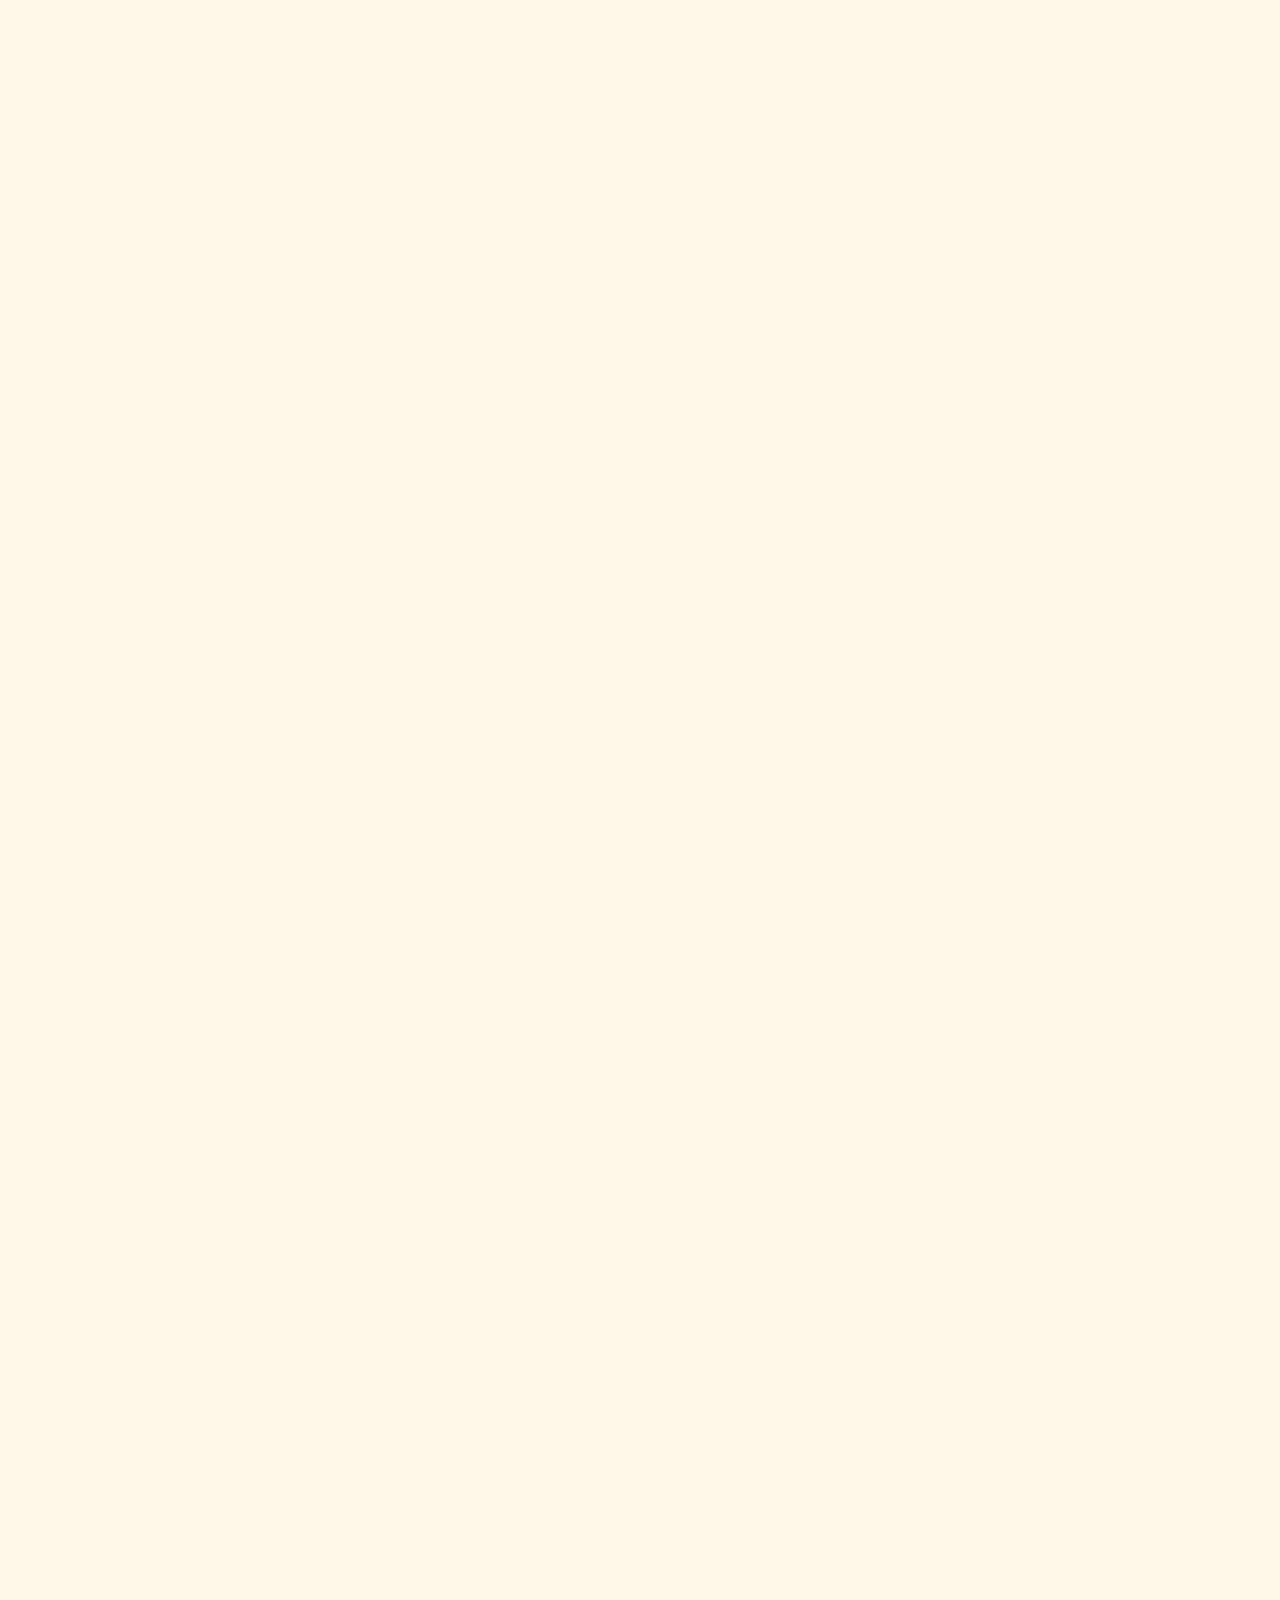
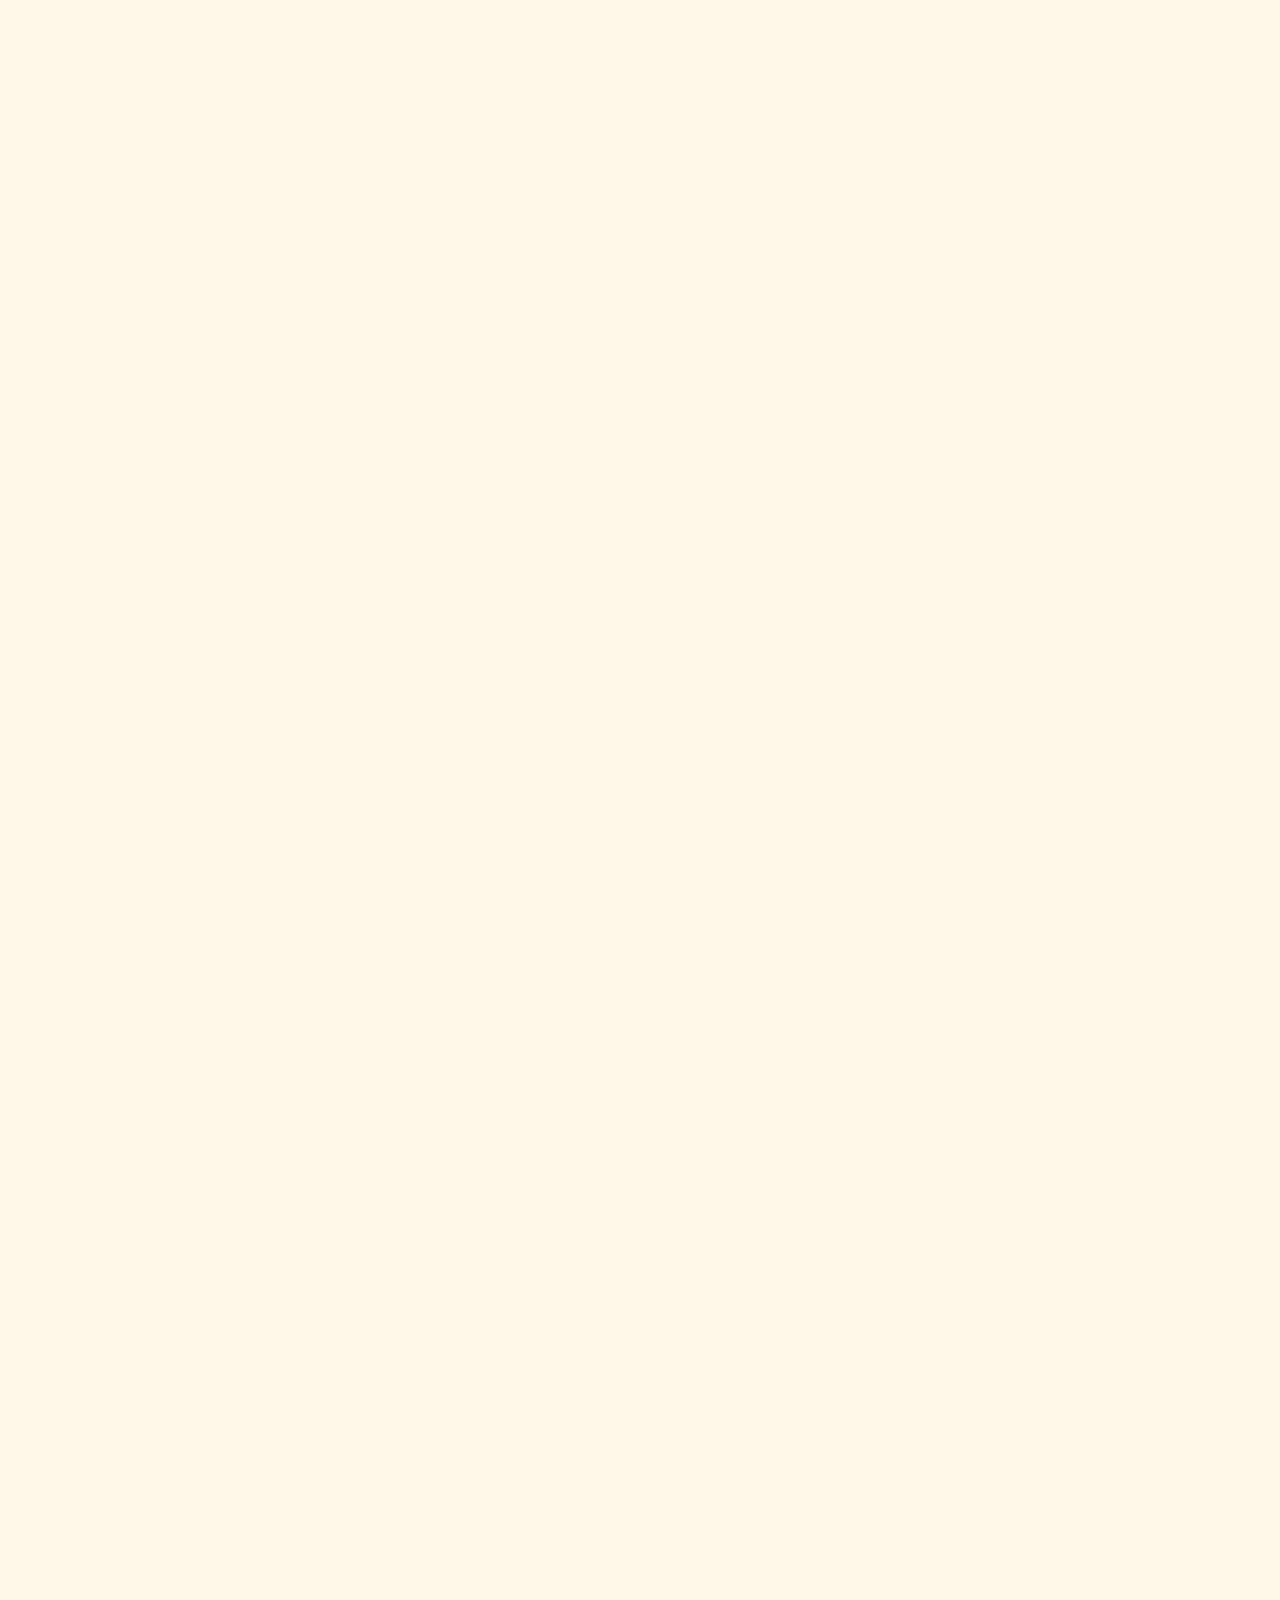
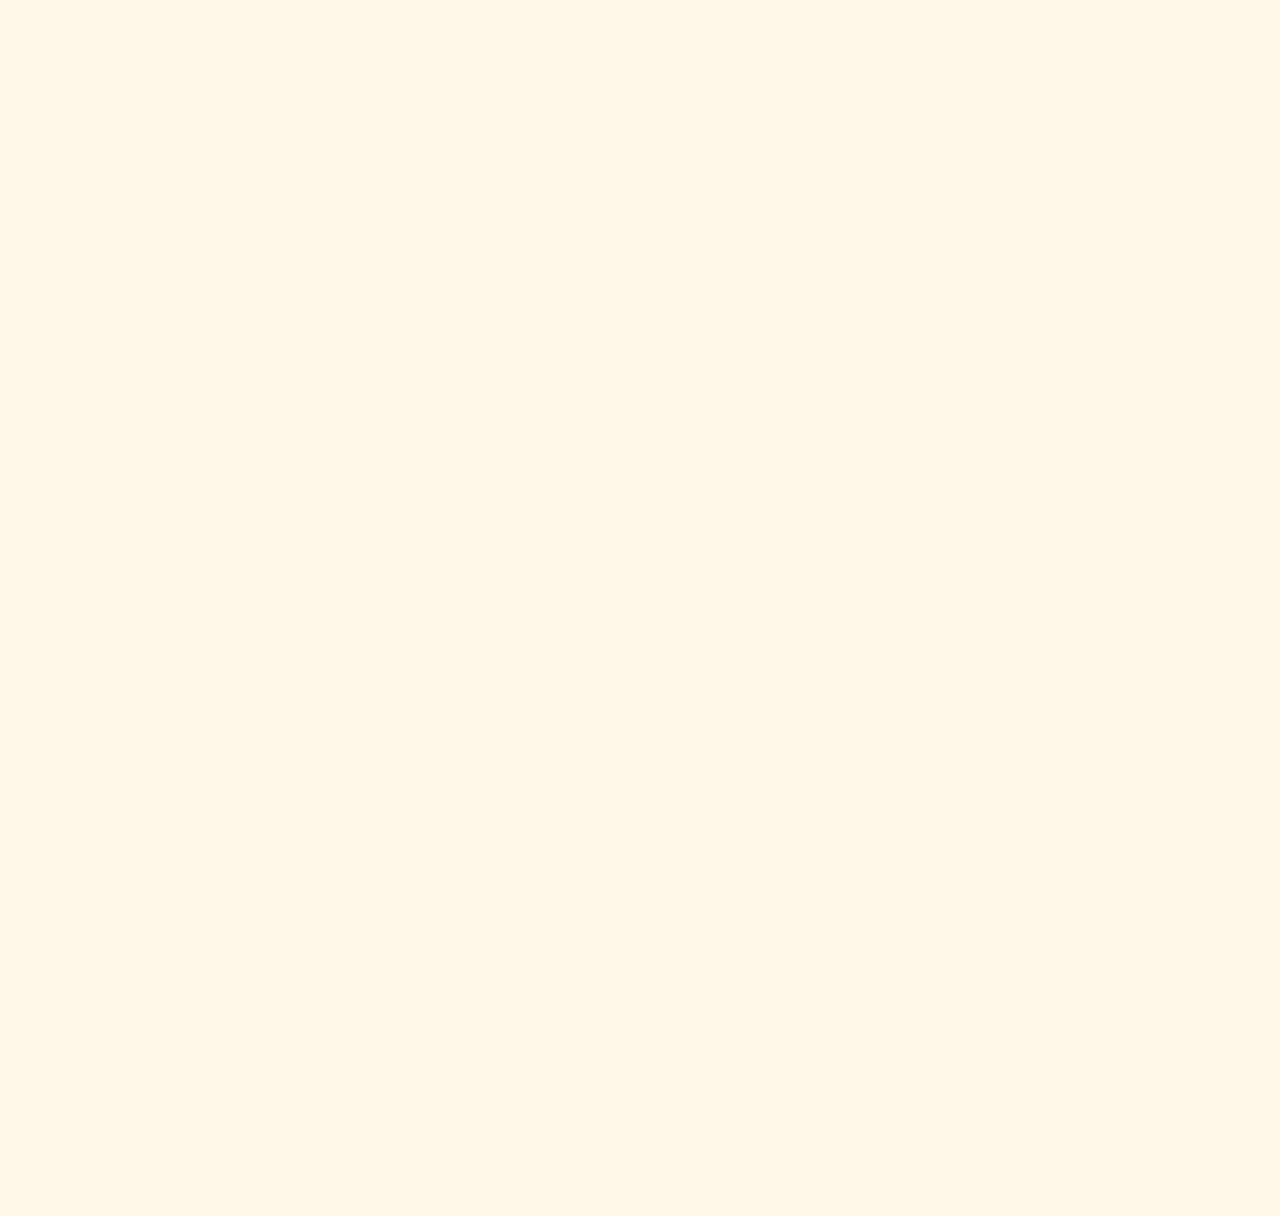
<file: home.html>
<!DOCTYPE html>
<html lang="pt-br">

<head>
    <meta charset="UTF-8">
    <meta name="viewport" content="width=device-width, initial-scale=1.0">
    <title>Casa</title>
    <link rel="stylesheet" href="style.css">
    <link href="bootstrap.min.css" rel="stylesheet">
</head>

<body>
    <section class="container-fluid">
        <nav class="navbar bg-body-tertiary fixed-top">
            <div class="container-fluid">
                <a class="titulo navbar-brand titulo" href="home.html">Boro's Pet Care</a>
                <button class="navbar-toggler" type="button" data-bs-toggle="offcanvas"
                    data-bs-target="#offcanvasNavbar" aria-controls="offcanvasNavbar" aria-label="Toggle navigation">
                    <span class="navbar-toggler-icon"></span>
                </button>
                <div class="offcanvas offcanvas-end" tabindex="-1" id="offcanvasNavbar"
                    aria-labelledby="offcanvasNavbarLabel">
                    <div class="offcanvas-header">
                        <h5 class="offcanvas-title" id="offcanvasNavbarLabel">Menu</h5>
                        <button type="button" class="btn-close" data-bs-dismiss="offcanvas" aria-label="Close"></button>
                    </div>
                    <div class="offcanvas-body opacity-75">
                        <strong>
                            <ul class="navbar-nav justify-content-end flex-grow-1 pe-3">
                                <li class="nav-item d-flex justify-content-between align-items-center">
                                    <div class=" d-flex justify-content-center align-items-center">
                                        <a class="nav-link active pe-2" aria-current="page"
                                            href="componente/perfil.html" target="iFrame">Perfil</a>
                                        <a aria-current="page" href="componente/perfil.html" target="iFrame"><img
                                                src="img/man.jpg" class="img-fluid rounded-circle" alt="..."
                                                style="width: 50px; height: 50px;"></a>
                                    </div>
                                    <div data-bs-dismiss="offcanvas">
                                        <a href="cadastarpet.html" aria-current="page" target="iFrame" class="">Pets</a>
                                    </div>
                                </li>
                                <li class="nav-item">
                                    <a class="nav-link active" href="componente/primeirosp.html"
                                        target="iFrame">Início</a>
                                </li>
                                <li class="nav-item">
                                    <a class="nav-link active" aria-current="page" href="componente/vacinas.html"
                                        target="iFrame">Vacinas</a>
                                </li>
                                <li class="nav-item">
                                    <a class="nav-link active" aria-current="page" href="componente/atendimentos.html"
                                        target="iFrame">Atendimentos</a>
                                </li>
                                <li class="nav-item">
                                    <a class="nav-link active" aria-current="page" href="componente/funeraria.html"
                                        target="iFrame">Funerária</a>
                                </li>
                                <li class="nav-item">
                                    <a class="nav-link active" aria-current="page" href="componente/petshop.html"
                                        target="iFrame">Área Pets</a>
                                </li>
                            </ul>
                        </strong>
                        <form class="d-flex mt-3" role="search">
                            <input class="form-control me-2" type="search" placeholder="Produtos" aria-label="Search">
                            <button class="btn btn-outline-success" type="submit">Pesquisar</button>
                        </form>
                    </div>
                </div>
            </div>
        </nav>
        <div class="container-fluid mt-5 ratio ratio-1x1" style="--bs-aspect-ratio: 1000%;">
            <iframe src="componente/primeirosp.html" frameborder="0" class="mt-5 container-fluid" name="iFrame"
                scrolling="no"></iframe>
        </div>
    </section>
</body>
<script src="main.js"></script>
<script src="https://cdn.jsdelivr.net/npm/bootstrap@5.3.3/dist/js/bootstrap.bundle.min.js"
    integrity="sha384-YvpcrYf0tY3lHB60NNkmXc5s9fDVZLESaAA55NDzOxhy9GkcIdslK1eN7N6jIeHz"
    crossorigin="anonymous"></script>

</html>
</file>
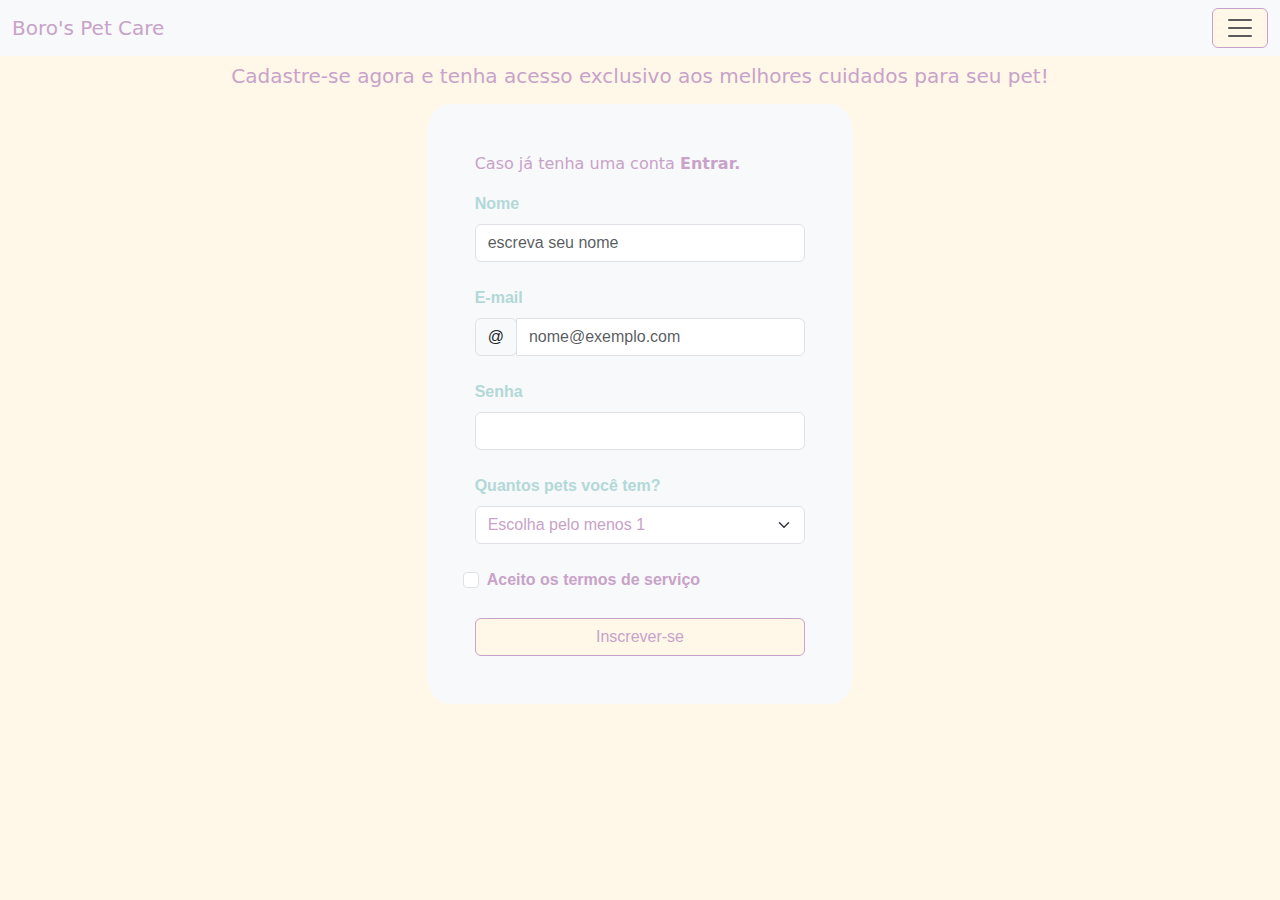
<file: inscrever.html>
<!DOCTYPE html>
<html lang="pt-br">

<head>
  <meta charset="UTF-8">
  <meta name="viewport" content="width=device-width, initial-scale=1.0">
  <title>Inscrever</title>
  <link rel="stylesheet" href="style.css">
  <link href="bootstrap.min.css" rel="stylesheet">
</head>

<body>
  <nav class="navbar bg-body-tertiary sticky-top">
    <div class="container-fluid">
      <a class="navbar-brand" href="index.html">Boro's Pet Care</a>
      <button class="navbar-toggler" type="button" data-bs-toggle="offcanvas" data-bs-target="#offcanvasNavbar"
        aria-controls="offcanvasNavbar" aria-label="Toggle navigation">
        <span class="navbar-toggler-icon"></span>
      </button>
      <div class="offcanvas offcanvas-end" tabindex="-1" id="offcanvasNavbar" aria-labelledby="offcanvasNavbarLabel">
        <div class="offcanvas-header">
          <h5 class="offcanvas-title" id="offcanvasNavbarLabel">Menu</h5>
          <button type="button" class="btn-close" data-bs-dismiss="offcanvas" aria-label="Close"></button>
        </div>
        <div class="offcanvas-body">
          <ul class="navbar-nav justify-content-end flex-grow-1 pe-3">
            <li class="nav-item d-flex justify-content-between">
              <a class="nav-link" href="inscrever.html">Inscreva-se</a>
              <a class="nav-link" href="entrar.html">Entrar</a>
            </li>
            <li class="nav-item">
              <a class="nav-link active" aria-current="page" href="index.html">Início</a>
            </li>
            <li class="nav-item">
              <a class="nav-link active" aria-current="page" href="inscrever.html">Vacinas</a>
            </li>
            <li class="nav-item">
              <a class="nav-link active" aria-current="page" href="inscrever.html">Atendimentos</a>
            </li>
            <li class="nav-item">
              <a class="nav-link active" aria-current="page" href="inscrever.html">Funerária</a>
            </li>
          </ul>
          <form class="d-flex mt-3" role="search">
            <input class="form-control me-2" type="search" placeholder="Produtos" aria-label="Search">
            <button class="btn btn-outline-success" type="submit">Pesquisar</button>
          </form>
        </div>
      </div>
    </div>
  </nav>
  <h5 class="text-center mt-2">Cadastre-se agora e tenha acesso exclusivo aos melhores cuidados para seu pet!</h5>
  <section class="areaDeForms container p-5 mt-3 col-11 col-md-7 col-lg-4">
    <a href="entrar.html" class="pb-5">Caso já tenha uma conta <strong>Entrar.</strong></a>
    <form class="row g-4 needs-validation pt-3" novalidate>
      <div class="">
        <label for="validationTooltip01" class="form-label">Nome</label>
        <input type="text" class="form-control" id="validationTooltip01" placeholder="escreva seu nome" required>
      </div>
      <div class="position-relative">
        <label for="validationTooltipUsername" class="form-label">E-mail</label>
        <div class="input-group has-validation">
          <span class="input-group-text" id="validationTooltipUsernamePrepend">@</span>
          <input type="email" class="form-control" id="validationTooltipUsername"
            aria-describedby="validationTooltipUsernamePrepend" placeholder="nome@exemplo.com" required>
        </div>
      </div>
      <div class="position-relative">
        <label for="validationTooltip02" class="form-label">Senha</label>
        <input type="password" class="form-control" id="validationTooltip02" required>
      </div>
      <div class="position-relative">
        <label for="validationTooltip04" class="form-label">Quantos pets você tem?</label>
        <select class="form-select" id="validationTooltip04" required>
          <option value="">Escolha pelo menos 1</option>
          <option>0</option>
          <option>1</option>
          <option>2</option>
          <option>3</option>
          <option>4+</option>
        </select>
      </div>
      <div class="form-check">
        <input class="form-check-input" type="checkbox" id="gridCheck" required>
        <label class="form-check-label" for="gridCheck">
          Aceito os termos de serviço
        </label>
      </div>
      <div class="col-12 text-center">
        <button class="btn btn-primary col-12" type="submit"><a href="home.html">Inscrever-se</a></button>
      </div>
    </form>
  </section>
</body>
<script src="main.js"></script>
<script src="https://cdn.jsdelivr.net/npm/bootstrap@5.3.3/dist/js/bootstrap.bundle.min.js"
  integrity="sha384-YvpcrYf0tY3lHB60NNkmXc5s9fDVZLESaAA55NDzOxhy9GkcIdslK1eN7N6jIeHz" crossorigin="anonymous"></script>

</html>
</file>
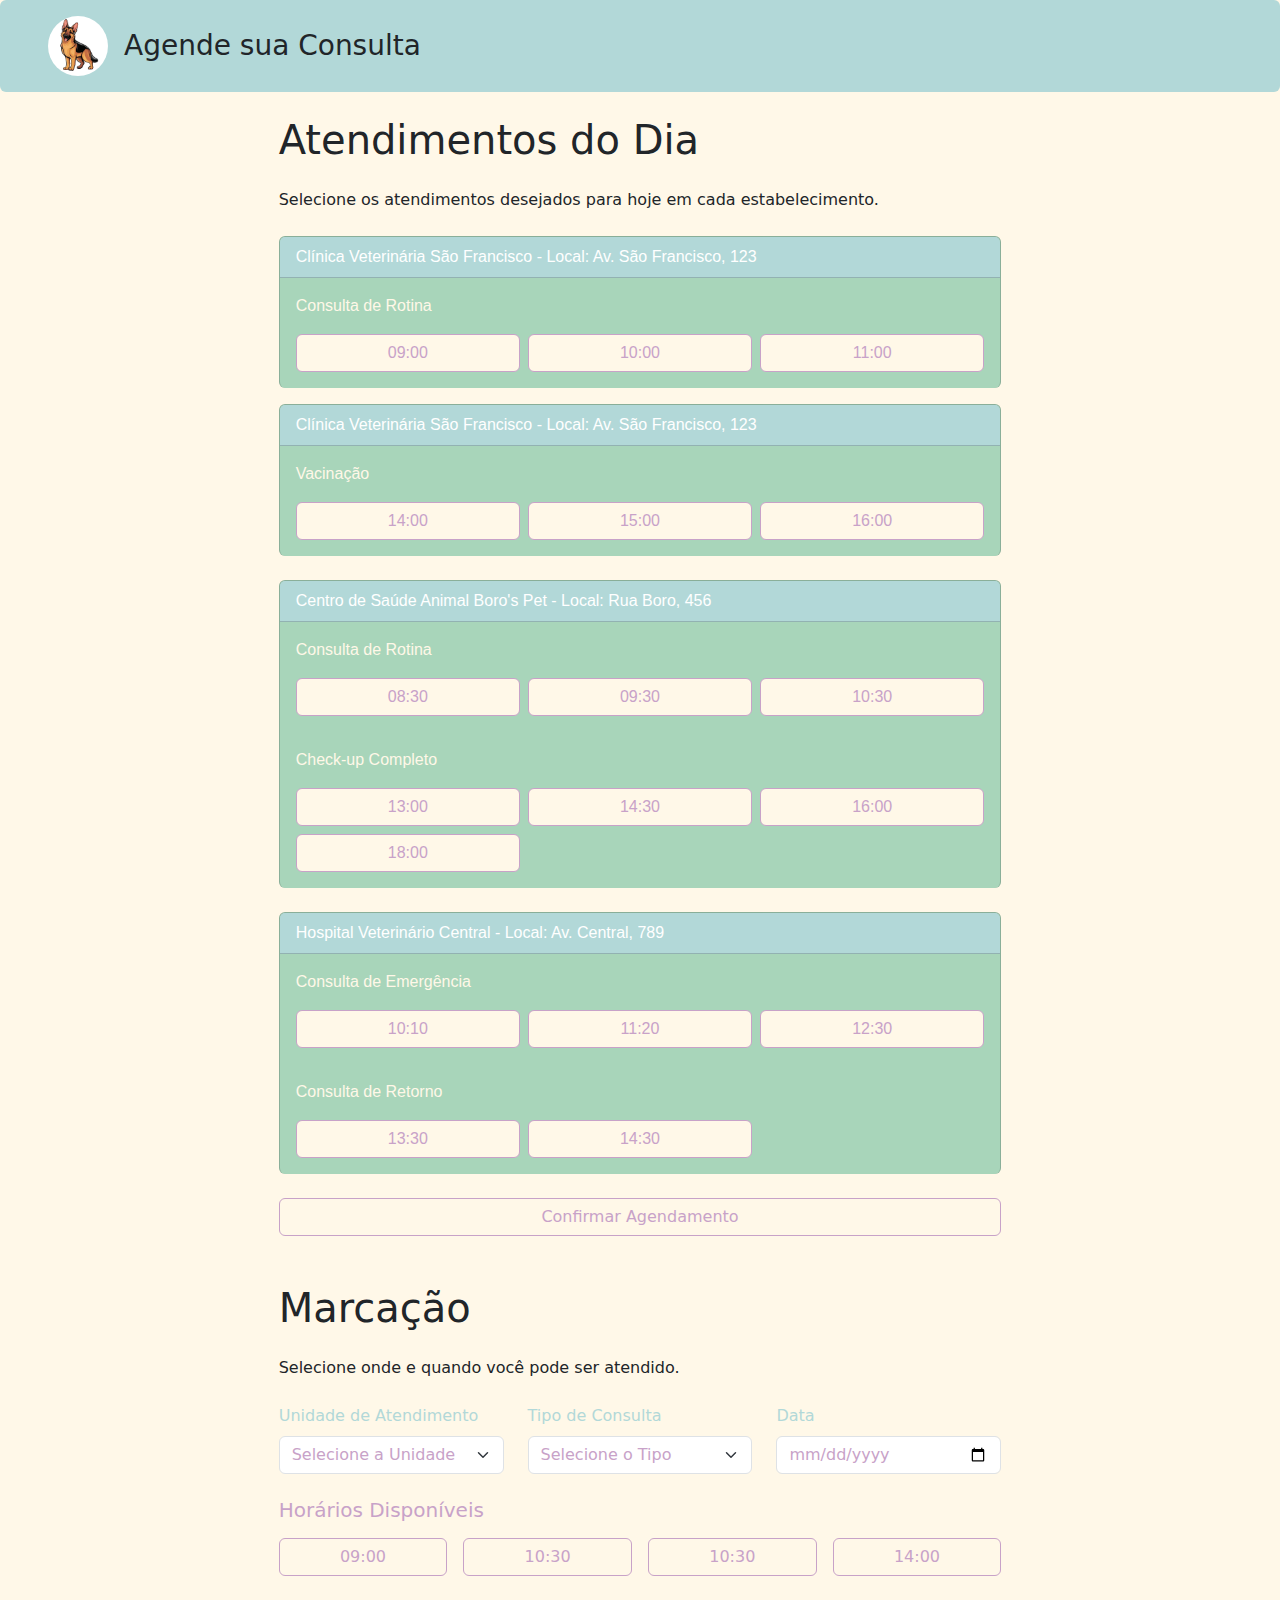
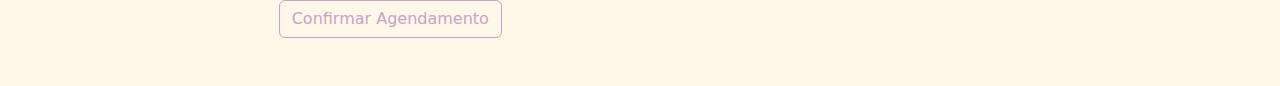
<file: componente/atendimentos.html>
<!DOCTYPE html>
<html lang="pt">

<head>
  <meta charset="UTF-8">
  <title>Agendamento de Consultas</title>
  <link rel="stylesheet" href="../style.css">
  <link href="https://cdn.jsdelivr.net/npm/bootstrap@5/dist/css/bootstrap.min.css" rel="stylesheet">
</head>

<body>
  <header class="colorido-azul rounded py-3 mb-4">
    <div class="d-flex align-items-center ps-5">
      <img src="../img/pastor.jpg" alt="Imagem do Pet" class="rounded-circle me-3" style="width: 60px; height: 60px;">
      <h1 class="h3 mb-0">Agende sua Consulta</h1>
    </div>
  </header>

  <div class="container col-11 col-md-7">
    <h1 class="mb-4">Atendimentos do Dia</h1>
    <p class="mb-4">Selecione os atendimentos desejados para hoje em cada estabelecimento.</p>
    <div class="mb-4">
      <div class="card">
        <div class="card-header text-white atendimentosTitulo">
          Clínica Veterinária São Francisco - Local: Av. São Francisco, 123
        </div>
        <div class="card-body">
          <p class="card-text">Consulta de Rotina</p>
          <div class="row g-2">
            <div class="col-4">
              <input type="checkbox" id="toggleTime09CVSF_CR" class="toggleNotify" hidden>
              <label for="toggleTime09CVSF_CR" class="btn w-100 alternativeCheck">09:00</label>
            </div>
            <div class="col-4">
              <input type="checkbox" id="toggleTime10CVSF_CR" class="toggleNotify" hidden>
              <label for="toggleTime10CVSF_CR" class="btn w-100 alternativeCheck">10:00</label>
            </div>
            <div class="col-4">
              <input type="checkbox" id="toggleTime11CVSF_CR" class="toggleNotify" hidden>
              <label for="toggleTime11CVSF_CR" class="btn w-100 alternativeCheck">11:00</label>
            </div>
          </div>
        </div>
      </div>
      <div class="card mt-3">
        <div class="card-header text-white atendimentosTitulo">
          Clínica Veterinária São Francisco - Local: Av. São Francisco, 123
        </div>
        <div class="card-body">
          <p class="card-text">Vacinação</p>
          <div class="row g-2">
            <div class="col-4">
              <input type="checkbox" id="toggleTime14CVSF_VAC" class="toggleNotify" hidden>
              <label for="toggleTime14CVSF_VAC" class="btn w-100 alternativeCheck">14:00</label>
            </div>
            <div class="col-4">
              <input type="checkbox" id="toggleTime15CVSF_VAC" class="toggleNotify" hidden>
              <label for="toggleTime15CVSF_VAC" class="btn w-100 alternativeCheck">15:00</label>
            </div>
            <div class="col-4">
              <input type="checkbox" id="toggleTime16CVSF_VAC" class="toggleNotify" hidden>
              <label for="toggleTime16CVSF_VAC" class="btn w-100 alternativeCheck">16:00</label>
            </div>
          </div>
        </div>
      </div>
    </div>

    <div class="mb-4">
      <div class="card">
        <div class="card-header text-white atendimentosTitulo">
          Centro de Saúde Animal Boro's Pet - Local: Rua Boro, 456
        </div>
        <div class="card-body">
          <p class="card-text">Consulta de Rotina</p>
          <div class="row g-2">
            <div class="col-4">
              <input type="checkbox" id="toggleTime0830BPS_CR" class="toggleNotify" hidden>
              <label for="toggleTime0830BPS_CR" class="btn w-100 alternativeCheck">08:30</label>
            </div>
            <div class="col-4">
              <input type="checkbox" id="toggleTime0930BPS_CR" class="toggleNotify" hidden>
              <label for="toggleTime0930BPS_CR" class="btn w-100 alternativeCheck">09:30</label>
            </div>
            <div class="col-4">
              <input type="checkbox" id="toggleTime1030BPS_CR" class="toggleNotify" hidden>
              <label for="toggleTime1030BPS_CR" class="btn w-100 alternativeCheck">10:30</label>
            </div>
          </div>
        </div>
        <div class="card-body">
          <p class="card-text">Check-up Completo</p>
          <div class="row g-2">
            <div class="col-4">
              <input type="checkbox" id="toggleTime1300BPS_CK" class="toggleNotify" hidden>
              <label for="toggleTime1300BPS_CK" class="btn w-100 alternativeCheck">13:00</label>
            </div>
            <div class="col-4">
              <input type="checkbox" id="toggleTime1430BPS_CK" class="toggleNotify" hidden>
              <label for="toggleTime1430BPS_CK" class="btn w-100 alternativeCheck">14:30</label>
            </div>
            <div class="col-4">
              <input type="checkbox" id="toggleTime1600BPS_CK" class="toggleNotify" hidden>
              <label for="toggleTime1600BPS_CK" class="btn w-100 alternativeCheck">16:00</label>
            </div>
            <div class="col-4">
              <input type="checkbox" id="toggleTime1800BPS_CK" class="toggleNotify" hidden>
              <label for="toggleTime1800BPS_CK" class="btn w-100 alternativeCheck">18:00</label>
            </div>
          </div>
        </div>
      </div>
    </div>

    <div class="mb-4">
      <div class="card">
        <div class="card-header text-white atendimentosTitulo">
          Hospital Veterinário Central - Local: Av. Central, 789
        </div>
        <div class="card-body">
          <p class="card-text">Consulta de Emergência</p>
          <div class="row g-2">
            <div class="col-4">
              <input type="checkbox" id="toggleTime1010HVC_EM" class="toggleNotify" hidden>
              <label for="toggleTime1010HVC_EM" class="btn w-100 alternativeCheck">10:10</label>
            </div>
            <div class="col-4">
              <input type="checkbox" id="toggleTime1120HVC_EM" class="toggleNotify" hidden>
              <label for="toggleTime1120HVC_EM" class="btn w-100 alternativeCheck">11:20</label>
            </div>
            <div class="col-4">
              <input type="checkbox" id="toggleTime1230HVC_EM" class="toggleNotify" hidden>
              <label for="toggleTime1230HVC_EM" class="btn w-100 alternativeCheck">12:30</label>
            </div>
          </div>
        </div>
        <div class="card-body">
          <p class="card-text">Consulta de Retorno</p>
          <div class="row g-2">
            <div class="col-4">
              <input type="checkbox" id="toggleTime1330HVC_RT" class="toggleNotify" hidden>
              <label for="toggleTime1330HVC_RT" class="btn w-100 alternativeCheck">13:30</label>
            </div>
            <div class="col-4">
              <input type="checkbox" id="toggleTime1430HVC_RT" class="toggleNotify" hidden>
              <label for="toggleTime1430HVC_RT" class="btn w-100 alternativeCheck">14:30</label>
            </div>
          </div>
        </div>
      </div>
      <button type="button" class="btn btn-success mt-4 col-12" id="confirmarAgendamento">
        Confirmar Agendamento
      </button>
    </div>

  </div>
  </div>
  <div class="container my-5 col-12 col-md-8 col-lg-7">
    <h1 class="mb-4">Marcação</h1>
    <p class="mb-4">Selecione onde e quando você pode ser atendido.</p>
    <div class="row mb-4">
      <div class="col-md-4">
        <label for="unidade" class="form-label">Unidade de Atendimento</label>
        <select id="unidade" class="form-select">
          <option value="">Selecione a Unidade</option>
          <option value="clinicaSF">Clínica Veterinária São Francisco</option>
          <option value="centroBP">Centro de Saúde Animal Boro's Pet</option>
          <option value="petCentral">Hospital Veterinário Central</option>
        </select>
      </div>
      <div class="col-md-4">
        <label for="tipoConsulta" class="form-label">Tipo de Consulta</label>
        <select id="tipoConsulta" class="form-select">
          <option value="">Selecione o Tipo</option>
          <option value="rotina">Consulta de Rotina</option>
          <option value="vacina">Vacinação</option>
          <option value="checkup">Check-up Completo</option>
        </select>
      </div>
      <div class="col-md-4">
        <label for="dataConsulta" class="form-label">Data</label>
        <input type="date" id="dataConsulta" class="form-control">
      </div>
    </div>

    <h2 class="h5 mb-3">Horários Disponíveis</h2>
    <div id="horariosDisponiveis" class="row g-3">
      <div class="col-6 col-md-3">
        <input type="checkbox" id="toggleTime09" class="toggleNotify" hidden>
        <label for="toggleTime09" class="btn w-100 alternativeCheck">
          09:00
        </label>
      </div>
      <div class="col-6 col-md-3">
        <input type="checkbox" id="toggleTime1030" class="toggleNotify" hidden>
        <label for="toggleTime1030" class="btn w-100 alternativeCheck">
          10:30
        </label>
      </div>
      <div class="col-6 col-md-3">
        <input type="checkbox" id="toggleTime11" class="toggleNotify" hidden>
        <label for="toggleTime11" class="btn w-100 alternativeCheck">
          10:30
        </label>
      </div>
      <div class="col-6 col-md-3">
        <input type="checkbox" id="toggleTime14" class="toggleNotify" hidden>
        <label for="toggleTime14" class="btn w-100 alternativeCheck">
          14:00
        </label>
      </div>
    </div>
    <div class="mt-4">
      <button type="button" class="btn btn-success" id="confirmarAgendamento">
        Confirmar Agendamento
      </button>
    </div>
  </div>
  <script src="../main.js"></script>
  <script src="https://cdn.jsdelivr.net/npm/bootstrap@5/dist/js/bootstrap.bundle.min.js"></script>
</body>

</html>
</file>
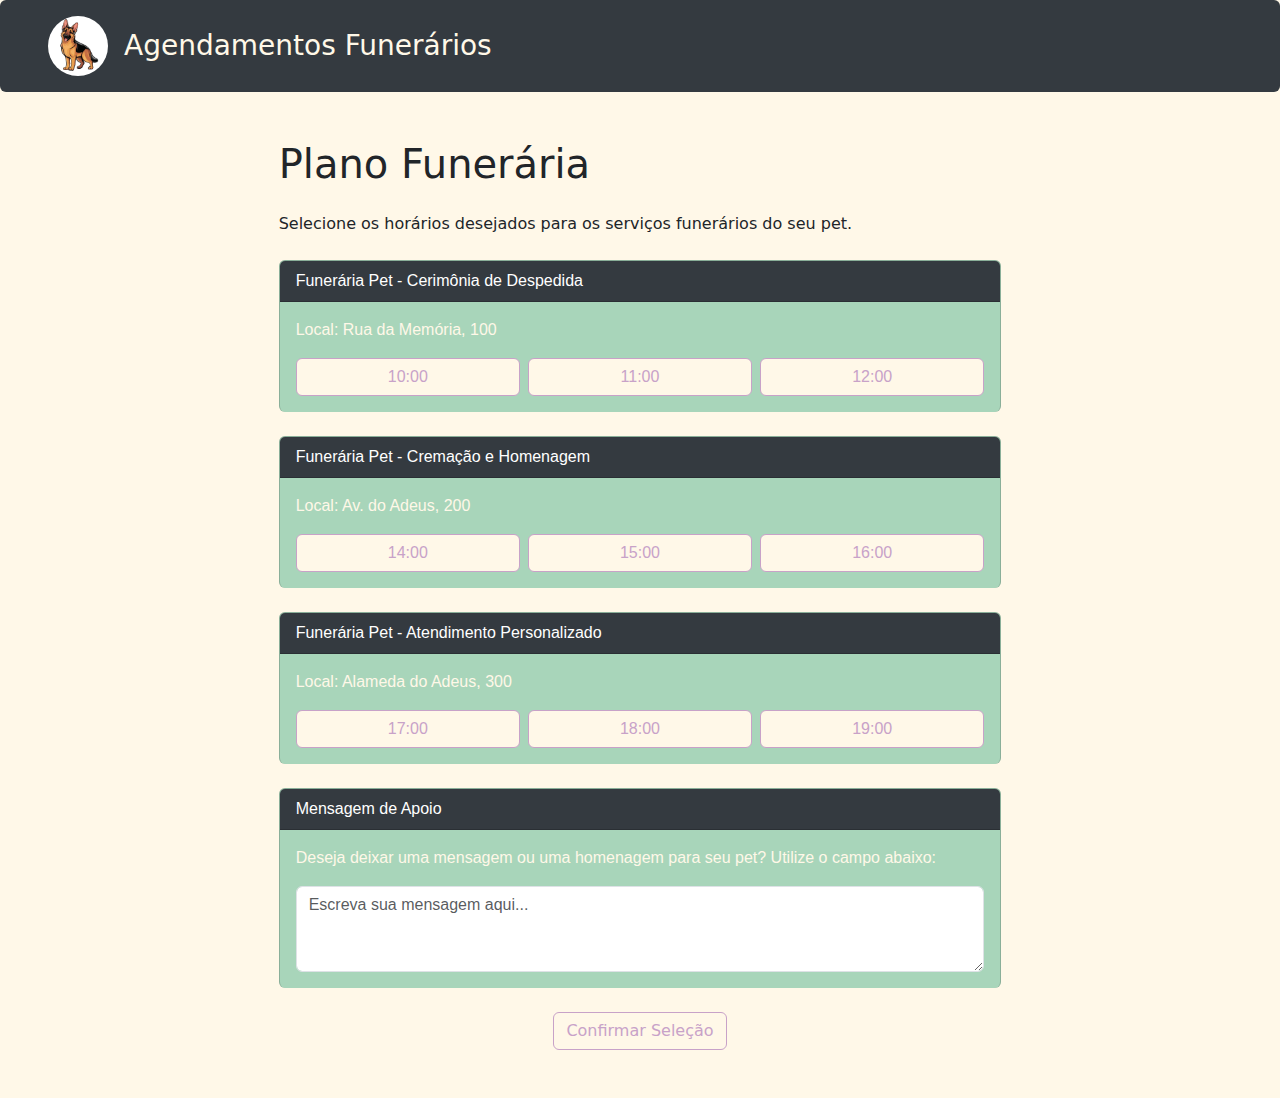
<file: componente/funeraria.html>
<!DOCTYPE html>
<html lang="pt-br">

<head>
  <meta charset="UTF-8">
  <meta name="viewport" content="width=device-width, initial-scale=1.0">
  <title>funerária</title>
  <link rel="stylesheet" href="../style.css">
  <link href="../bootstrap.min.css" rel="stylesheet">
</head>

<body>
  <header class="funeral rounded py-3 mb-4">
    <div class="d-flex align-items-center ps-5">
      <img src="../img/pastor.jpg" alt="Imagem do Pet" class="rounded-circle me-3" style="width: 60px; height: 60px;">
      <h1 class="h3 mb-0">Agendamentos Funerários</h1>
    </div>
  </header>

  <div class="container my-5 col-12 col-md-8 col-lg-7">
    <h1 class="mb-4">Plano Funerária</h1>
    <p class="mb-4">Selecione os horários desejados para os serviços funerários do seu pet.</p>

    <div class="card mb-4">
      <div class="funeral card-header text-white atendimentosTitulo">
        Funerária Pet - Cerimônia de Despedida
      </div>
      <div class="card-body">
        <p class="card-text">Local: Rua da Memória, 100</p>
        <div class="row g-2">
          <div class="col-4">
            <input type="checkbox" id="toggleTime1000FP_CD" class="toggleNotify" hidden>
            <label for="toggleTime1000FP_CD" class="btn w-100 alternativeCheck">10:00</label>
          </div>
          <div class="col-4">
            <input type="checkbox" id="toggleTime1100FP_CD" class="toggleNotify" hidden>
            <label for="toggleTime1100FP_CD" class="btn w-100 alternativeCheck">11:00</label>
          </div>
          <div class="col-4">
            <input type="checkbox" id="toggleTime1200FP_CD" class="toggleNotify" hidden>
            <label for="toggleTime1200FP_CD" class="btn w-100 alternativeCheck">12:00</label>
          </div>
        </div>
      </div>
    </div>

    <div class="card mb-4">
      <div class="funeral card-header text-white atendimentosTitulo">
        Funerária Pet - Cremação e Homenagem
      </div>
      <div class="card-body">
        <p class="card-text">Local: Av. do Adeus, 200</p>
        <div class="row g-2">
          <div class="col-4">
            <input type="checkbox" id="toggleTime1400FP_CH" class="toggleNotify" hidden>
            <label for="toggleTime1400FP_CH" class="btn w-100 alternativeCheck">14:00</label>
          </div>
          <div class="col-4">
            <input type="checkbox" id="toggleTime1500FP_CH" class="toggleNotify" hidden>
            <label for="toggleTime1500FP_CH" class="btn w-100 alternativeCheck">15:00</label>
          </div>
          <div class="col-4">
            <input type="checkbox" id="toggleTime1600FP_CH" class="toggleNotify" hidden>
            <label for="toggleTime1600FP_CH" class="btn w-100 alternativeCheck">16:00</label>
          </div>
        </div>
      </div>
    </div>

    <div class="card mb-4">
      <div class="funeral card-header text-white atendimentosTitulo">
        Funerária Pet - Atendimento Personalizado
      </div>
      <div class="card-body">
        <p class="card-text">Local: Alameda do Adeus, 300</p>
        <div class="row g-2">
          <div class="col-4">
            <input type="checkbox" id="toggleTime1700FP_AP" class="toggleNotify" hidden>
            <label for="toggleTime1700FP_AP" class="btn w-100 alternativeCheck">17:00</label>
          </div>
          <div class="col-4">
            <input type="checkbox" id="toggleTime1800FP_AP" class="toggleNotify" hidden>
            <label for="toggleTime1800FP_AP" class="btn w-100 alternativeCheck">18:00</label>
          </div>
          <div class="col-4">
            <input type="checkbox" id="toggleTime1900FP_AP" class="toggleNotify" hidden>
            <label for="toggleTime1900FP_AP" class="btn w-100 alternativeCheck">19:00</label>
          </div>
        </div>
      </div>
    </div>

    <div class="card mb-4">
      <div class="funeral card-header text-white" style="background-color: #343a40;">
        Mensagem de Apoio
      </div>
      <div class="card-body">
        <p class="card-text">Deseja deixar uma mensagem ou uma homenagem para seu pet? Utilize o campo abaixo:</p>
        <textarea class="form-control" rows="3" placeholder="Escreva sua mensagem aqui..."></textarea>
      </div>
    </div>

    <div class="mt-4 text-center">
      <button type="button" class="btn btn-success" id="confirmarFuneraria">
        Confirmar Seleção
      </button>
    </div>

  </div>
</body>
<script src="https://cdn.jsdelivr.net/npm/bootstrap@5.3.3/dist/js/bootstrap.bundle.min.js"
  integrity="sha384-YvpcrYf0tY3lHB60NNkmXc5s9fDVZLESaAA55NDzOxhy9GkcIdslK1eN7N6jIeHz" crossorigin="anonymous"></script>

</html>
</file>
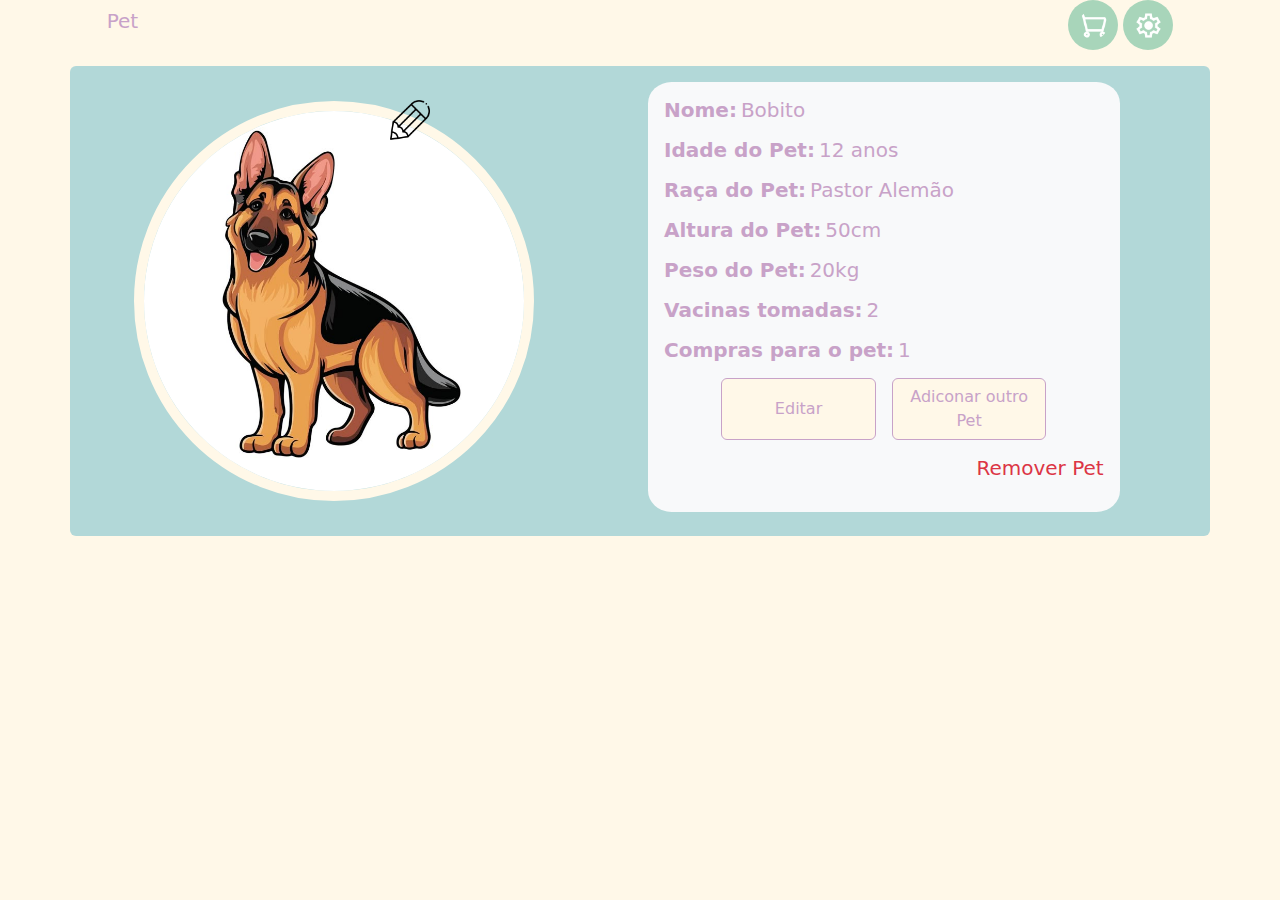
<file: componente/pets.html>
<!DOCTYPE html>
<html lang="pt-br">

<head>
    <meta charset="UTF-8">
    <meta name="viewport" content="width=device-width, initial-scale=1.0">
    <title>pets</title>
    <link rel="stylesheet" href="../style.css">
    <link href="../bootstrap.min.css" rel="stylesheet">
</head>

<body>
    <div class="mb-3 d-flex justify-content-between align-items-center col-10 offset-1">
        <div>
            <h5 class="text-start">Pet</h5>
        </div>
        <div>
            <a aria-current="page" href="../componente/petshop.html" target="iFrame"><img src="../img/Loja.png"
                    class="lojao img-fluid" alt="..." style="width: 50px; height: 50px;"></a>
            <a aria-current="page" href="../componente/petshop.html" target="iFrame"><img src="../img/configurações.png"
                    class="lojao img-fluid" alt="..." style="width: 50px; height: 50px;"></a>
        </div>
    </div>
    <section class="alternativebody container p-3 col-12 rounded">
        <div class="d-flex justify-content-between row gap-3 align-items-center">
            <div class="col-md-5 text-end">
                <img src="../img/pastor.jpg" class="carrara img-fluid rounded-circle" alt="..."
                    style="width: 400px; height: 400px;">
                <a href=""><img src="../img/lapis.png" class="img-fluid position-fixed " alt="..."
                        style="width: 40px; height: 40px; top: 100px; right: 850px;"></a>
            </div>
            <div class="container-fluid col-md-5 text-start h5 areaDeForms p-3">
                <div class="d-flex gap-1">
                    <p><strong>Nome: </strong></p>
                    <p>Bobito</p>
                </div>
                <div class="d-flex gap-1">
                    <p><strong>Idade do Pet: </strong></p>
                    <p>12 anos</p>
                </div>
                <div class="d-flex gap-1">
                    <p><strong>Raça do Pet: </strong></p>
                    <p>Pastor Alemão</p>
                </div>
                <div class="d-flex gap-1">
                    <p><strong>Altura do Pet: </strong></p>
                    <p>50cm</p>
                </div>
                <div class="d-flex gap-1">
                    <p><strong>Peso do Pet: </strong></p>
                    <p>20kg</p>
                </div>
                <div class="d-flex gap-1">
                    <p><strong>Vacinas tomadas: </strong></p>
                    <p>2</p>
                </div>
                <div class="d-flex gap-1">
                    <p><strong>Compras para o pet: </strong></p>
                    <p>1</p>
                </div>
                <div class="d-flex gap-3 row text-center justify-content-center">
                    <button class="btn btn-primary col-10 col-md-4" type="submit">Editar</button>
                    <button class="btn btn-primary col-10 col-md-4" type="submit"><a href="../cadastarpet.html">Adiconar
                            outro Pet</a></button>
                </div>
                <a>
                    <p class="mt-3 text-danger text-end">Remover Pet</p>
                </a>
            </div>
        </div>
    </section>
</body>
<script src="https://cdn.jsdelivr.net/npm/bootstrap@5.3.3/dist/js/bootstrap.bundle.min.js"
    integrity="sha384-YvpcrYf0tY3lHB60NNkmXc5s9fDVZLESaAA55NDzOxhy9GkcIdslK1eN7N6jIeHz"
    crossorigin="anonymous"></script>
<script src="../main.js"></script>

</html>
</file>
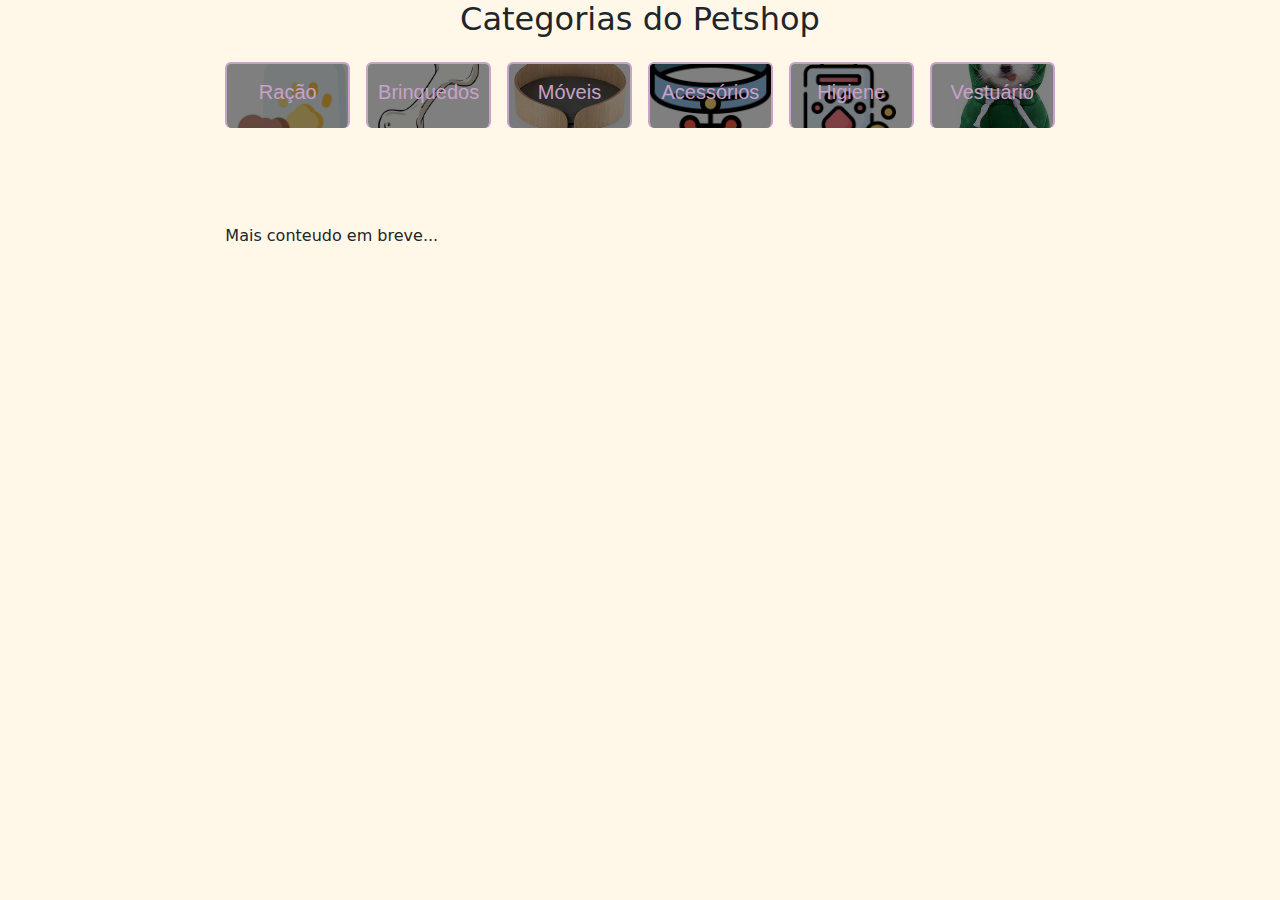
<file: componente/petshop.html>
<!DOCTYPE html>
<html lang="pt">

<head>
  <meta charset="UTF-8">
  <title>Atendimentos do Dia</title>
  <link rel="stylesheet" href="../style.css">
  <link href="https://cdn.jsdelivr.net/npm/bootstrap@5/dist/css/bootstrap.min.css" rel="stylesheet">
</head>

<body>
  <section id="petshop-categorias" class="container col-8">
    <h2 class="mb-4 text-center">Categorias do Petshop</h2>
    <div class="row g-3">
      <div class="col-6 col-md-4 col-lg-2">
        <div class="card categoria-card" style="background-image: url('../img/racao.jpg');">
          <div class="card-body text-center">
            <i class="fas fa-drumstick-bite categoria-icon"></i>
            <h5 class="card-title">Ração</h5>
          </div>
        </div>
      </div>
      <div class="col-6 col-md-4 col-lg-2">
        <div class="card categoria-card" style="background-image: url('../img/brinquedos.jpg');">
          <div class="card-body text-center">
            <i class="fas fa-paw categoria-icon"></i>
            <h5 class="card-title">Brinquedos</h5>
          </div>
        </div>
      </div>
      <div class="col-6 col-md-4 col-lg-2">
        <div class="card categoria-card" style="background-image: url('../img/moveis.jpg');">
          <div class="card-body text-center">
            <i class="fas fa-couch categoria-icon"></i>
            <h5 class="card-title">Móveis</h5>
          </div>
        </div>
      </div>
      <div class="col-6 col-md-4 col-lg-2">
        <div class="card categoria-card" style="background-image: url('../img/acessorios.jpg');">
          <div class="card-body text-center">
            <i class="fas fa-hat-wizard categoria-icon"></i>
            <h5 class="card-title">Acessórios</h5>
          </div>
        </div>
      </div>
      <div class="col-6 col-md-4 col-lg-2">
        <div class="card categoria-card" style="background-image: url('../img/higiene.jpg');">
          <div class="card-body text-center">
            <i class="fas fa-bath categoria-icon"></i>
            <h5 class="card-title">Higiene</h5>
          </div>
        </div>
      </div>
      <div class="col-6 col-md-4 col-lg-2">
        <div class="card categoria-card" style="background-image: url('../img/vestuario.jpg');">
          <div class="card-body text-center">
            <i class="fas fa-tshirt categoria-icon"></i>
            <h5 class="card-title">Vestuário</h5>
          </div>
        </div>
      </div>
    </div>
    <p class="pt-5 mt-5">Mais conteudo em breve...</p>
  </section>
</body>
<script src="../main.js"></script>
<script src="https://cdn.jsdelivr.net/npm/bootstrap@5/dist/js/bootstrap.bundle.min.js"></script>

</html>
</file>
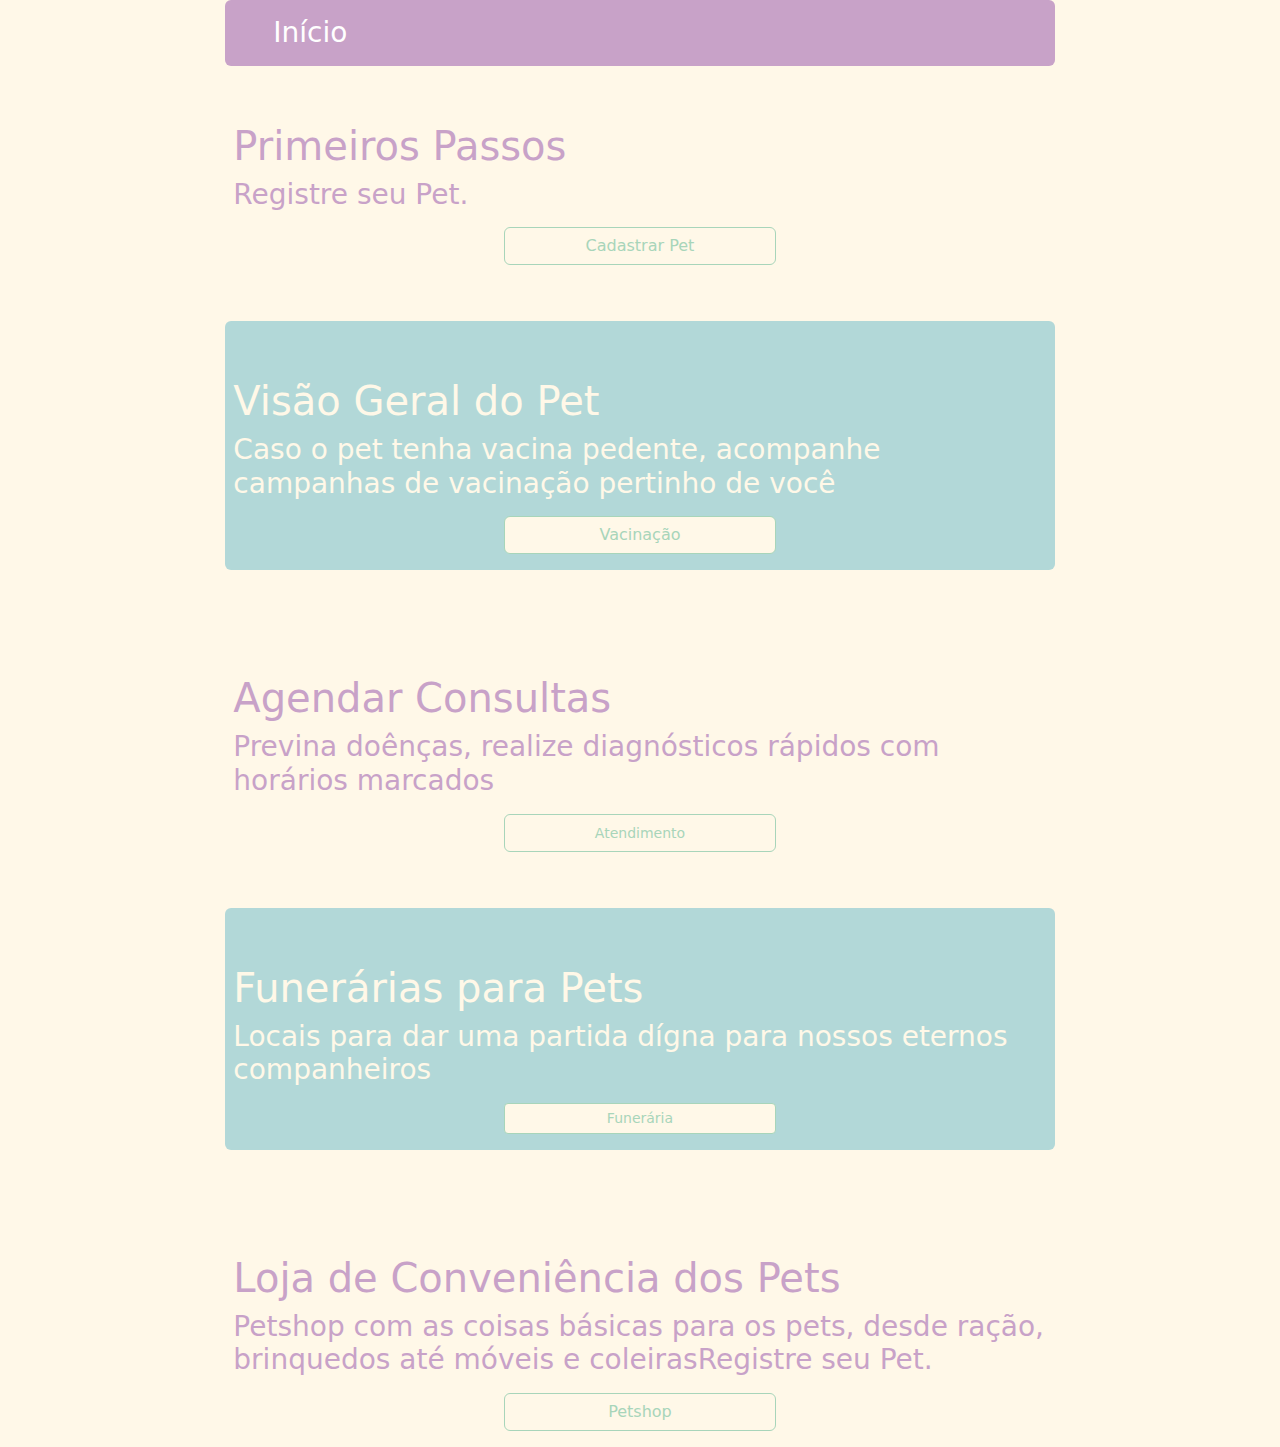
<file: componente/primeirosp.html>
<!DOCTYPE html>
<html lang="pt-br">

<head>
    <meta charset="UTF-8">
    <meta name="viewport" content="width=device-width, initial-scale=1.0">
    <title>primeiros Passos</title>
    <link rel="stylesheet" href="../style.css">
    <link href="../bootstrap.min.css" rel="stylesheet">
</head>

<body class="container col-12 col-md-10 col-lg-8 botaod">
    <header class="inicio rounded py-3 mb-4">
        <div class="align-items-center ps-5">
          <h1 class="h3 mb-0">Início</h1>
        </div>
      </header>
    <section class="container-fluid h5 p-2">
        <h1 class="mt-4">Primeiros Passos</h1>
        <h3>Registre seu Pet.</h3>
        <a href="../cadastarpet.html" class="text-center"><button class="btn btn-primary col-4 offset-4 mt-2"
                type="submit">Cadastrar Pet</button></a>
    </section>
    <section class="parte2 rounded container-fluid mt-5 p-2">
        <p class="mt-5 h1">Visão Geral do Pet</p>
        <h3>Caso o pet tenha vacina pedente, acompanhe campanhas de vacinação pertinho de você</h3>
        <a href="../componente/vacinas.html"><button class="btn btn-primary col-4 offset-4 mt-2 mb-2"
                type="submit">Vacinação</button></a>
    </section>
    <section class="container-fluid mt-5 h5 p-2">
        <h1 class="mt-5">Agendar Consultas</h1>
        <h3>Previna doênças, realize diagnósticos rápidos com horários marcados</h3>
        <a href="../componente/atendimentos.html" class="text-center"><button
                class="btn btn-primary col-4 offset-4 mt-2" type="submit"><small>Atendimento</small></button></a>
    </section>
    <section class="parte2 rounded container-fluid mt-5 p-2">
        <p class="mt-5 h1">Funerárias para Pets</p>
        <h3>Locais para dar uma partida dígna para nossos eternos companheiros</h3>
        <a href="../componente/funeraria.html"><button class="btn btn-primary btn-sm col-4 offset-4 mt-2 mb-2"
                type="submit">Funerária</button></a>
    </section>
    <section class="container-fluid mt-5 h5 p-2">
        <h1 class="mt-5">Loja de Conveniência dos Pets</h1>
        <h3>Petshop com as coisas básicas para os pets, desde ração, brinquedos até móveis e coleirasRegistre seu Pet.
        </h3>
        <a href="../componente/petshop.html" class="text-center"><button class="btn btn-primary col-4 offset-4 mt-2"
                type="submit">Petshop</button></a>
    </section>
</body>
<script src="https://cdn.jsdelivr.net/npm/bootstrap@5.3.3/dist/js/bootstrap.bundle.min.js"
    integrity="sha384-YvpcrYf0tY3lHB60NNkmXc5s9fDVZLESaAA55NDzOxhy9GkcIdslK1eN7N6jIeHz"
    crossorigin="anonymous"></script>

</html>
</file>
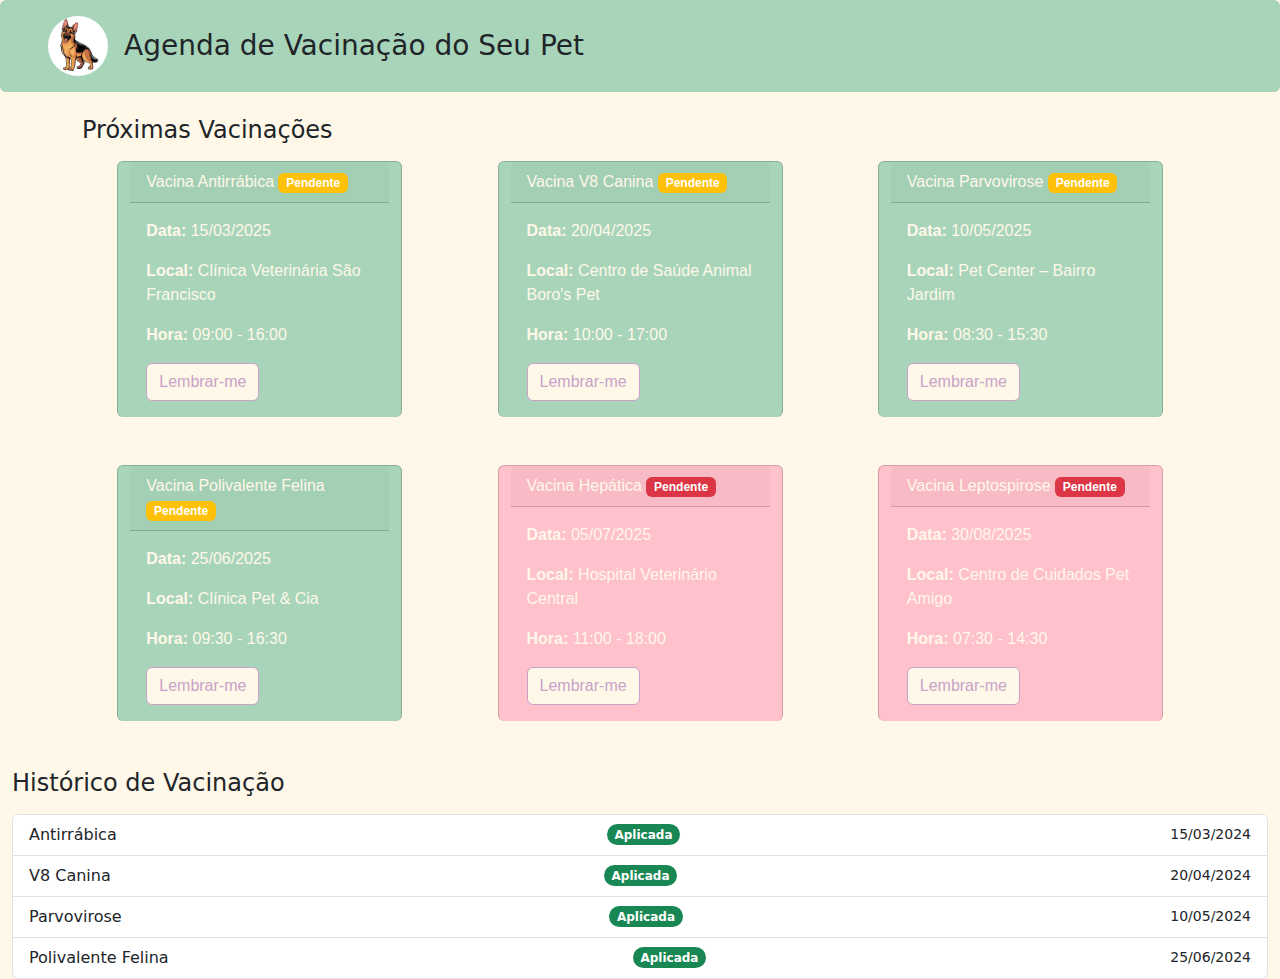
<file: componente/vacinas.html>
<!DOCTYPE html>
<html lang="pt-br">

<head>
  <meta charset="UTF-8">
  <meta name="viewport" content="width=device-width, initial-scale=1.0">
  <title>Vacinas</title>
  <link rel="stylesheet" href="../style.css">
  <link href="../bootstrap.min.css" rel="stylesheet">
</head>

<body>
  <header class="colorido rounded py-3 mb-4">
    <div class="d-flex align-items-center ps-5">
      <img src="../img/pastor.jpg" alt="Imagem do Pet" class="rounded-circle me-3" style="width: 60px; height: 60px;">
      <h1 class="h3 mb-0">Agenda de Vacinação do Seu Pet</h1>
    </div>
  </header>

  <main class="container-fluid">
    <section class="container">
      <h2 class="h4 mb-3">Próximas Vacinações</h2>
      <div class=" row align-items-center gap-3 gap-md-5 justify-content-md-evenly">
        <div class="card col-lg-3 col-md-5">
          <div class="card-header">
            Vacina Antirrábica <span class="badge bg-warning">Pendente</span>
          </div>
          <div class="card-body">
            <p><strong>Data:</strong> 15/03/2025</p>
            <p><strong>Local:</strong> Clínica Veterinária São Francisco</p>
            <p><strong>Hora:</strong> 09:00 - 16:00</p>
            <input type="checkbox" id="toggleNotify1" class="toggleNotify" hidden>
            <label for="toggleNotify1" class="btn btn-primary">
              Lembrar-me
            </label>
          </div>
        </div>
        <div class="card col-lg-3 col-md-5">
          <div class="card-header">
            Vacina V8 Canina <span class="badge bg-warning">Pendente</span>
          </div>
          <div class="card-body">
            <p><strong>Data:</strong> 20/04/2025</p>
            <p><strong>Local:</strong> Centro de Saúde Animal Boro's Pet</p>
            <p><strong>Hora:</strong> 10:00 - 17:00</p>
            <input type="checkbox" id="toggleNotify2" class="toggleNotify" hidden>
            <label for="toggleNotify2" class="btn btn-primary">
              Lembrar-me
            </label>
          </div>
        </div>
        <div class="card col-lg-3 col-md-5">
          <div class="card-header">
            Vacina Parvovirose <span class="badge bg-warning">Pendente</span>
          </div>
          <div class="card-body">
            <p><strong>Data:</strong> 10/05/2025</p>
            <p><strong>Local:</strong> Pet Center – Bairro Jardim</p>
            <p><strong>Hora:</strong> 08:30 - 15:30</p>
            <input type="checkbox" id="toggleNotify3" class="toggleNotify" hidden>
            <label for="toggleNotify3" class="btn btn-primary">
              Lembrar-me
            </label>
          </div>
        </div>
        <div class="card col-lg-3 col-md-5">
          <div class="card-header">
            Vacina Polivalente Felina <span class="badge bg-warning">Pendente</span>
          </div>
          <div class="card-body">
            <p><strong>Data:</strong> 25/06/2025</p>
            <p><strong>Local:</strong> Clínica Pet & Cia</p>
            <p><strong>Hora:</strong> 09:30 - 16:30</p>
            <input type="checkbox" id="toggleNotify4" class="toggleNotify" hidden>
            <label for="toggleNotify4" class="btn btn-primary">
              Lembrar-me
            </label>
          </div>
        </div>
        <div class="card card2 col-lg-3 col-md-5">
          <div class="card-header">
            Vacina Hepática <span class="badge bg-danger">Pendente</span>
          </div>
          <div class="card-body">
            <p><strong>Data:</strong> 05/07/2025</p>
            <p><strong>Local:</strong> Hospital Veterinário Central</p>
            <p><strong>Hora:</strong> 11:00 - 18:00</p>
            <input type="checkbox" id="toggleNotify5" class="toggleNotify" hidden>
            <label for="toggleNotify5" class="btn btn-primary">
              Lembrar-me
            </label>
          </div>
        </div>
        <div class="card card2 col-lg-3 col-md-5">
          <div class="card-header">
            Vacina Leptospirose <span class="badge bg-danger">Pendente</span>
          </div>
          <div class="card-body">
            <p><strong>Data:</strong> 30/08/2025</p>
            <p><strong>Local:</strong> Centro de Cuidados Pet Amigo</p>
            <p><strong>Hora:</strong> 07:30 - 14:30</p>
            <input type="checkbox" id="toggleNotify6" class="toggleNotify" hidden>
            <label for="toggleNotify6" class="btn btn-primary">
              Lembrar-me
            </label>
          </div>
        </div>
      </div>
    </section>

    <section class="mt-5">
      <h2 class="h4 mb-3">Histórico de Vacinação</h2>
      <ul class="list-group">
        <li class="list-group-item d-flex justify-content-between align-items-center">
          Antirrábica
          <span class="badge bg-success rounded-pill">Aplicada</span>
          <small>15/03/2024</small>
        </li>
        <li class="list-group-item d-flex justify-content-between align-items-center">
          V8 Canina
          <span class="badge bg-success rounded-pill">Aplicada</span>
          <small>20/04/2024</small>
        </li>
        <li class="list-group-item d-flex justify-content-between align-items-center">
          Parvovirose
          <span class="badge bg-success rounded-pill">Aplicada</span>
          <small>10/05/2024</small>
        </li>
        <li class="list-group-item d-flex justify-content-between align-items-center">
          Polivalente Felina
          <span class="badge bg-success rounded-pill">Aplicada</span>
          <small>25/06/2024</small>
        </li>
      </ul>
    </section>

  </main>
</body>
<script src="https://cdn.jsdelivr.net/npm/bootstrap@5.3.3/dist/js/bootstrap.bundle.min.js"
  integrity="sha384-YvpcrYf0tY3lHB60NNkmXc5s9fDVZLESaAA55NDzOxhy9GkcIdslK1eN7N6jIeHz" crossorigin="anonymous"></script>

</html>
</file>
<file: style.css>
body {
    background-color: #FFF8E8 !important;
    text-decoration: none;
}

.pagina1 {
    background-image: url('img/animais.jpg') !important;
    background-repeat: no-repeat !important;
    background-position: top !important;
    margin-top: 7.5vh;
    height: 65vh;
    width: 100vh;
}

.tituloalternativo {
    font-family: Arial;
    color: white !important;
    -webkit-text-stroke: 2px #B2D8D8;
}

h5,
.h5 {
    color: #C8A2C8 !important;
}

a {
    color: #C8A2C8 !important;
    text-decoration: none !important;
}

a:hover {
    color: #B2D8D8 !important;
}

input,
option,
select {
    color: #C8A2C8 !important;
    font-weight: bold;
}

.form-label {
    color: #B2D8D8 !important;
}

form {
    color: #B2D8D8 !important;
    font-weight: bold;
    font-family: Arial;
}

.areaDeForms {
    background-color: rgba(var(--bs-tertiary-bg-rgb)) !important;
    border-radius: 5%;
}

button {
    color: #C8A2C8 !important;
    background-color: #FFF8E8 !important;
    border-color: #C8A2C8 !important;
}

button:hover {
    background-color: #B2D8D8 !important;
    border-color: #B2D8D8 !important;
}

.form-check-input :checked {
    background-color: #C8A2C8 !important;
}

.parte2 {
    background-color: #B2D8D8 !important;
    color: #FFF8E8 !important;
}

.form-check-label {
    color: #C8A2C8;
}

.carrara {
    border-style: solid;
    border-color: #FFF8E8 !important;
    border-width: 10px;
}

.alternativebody {
    background-color: #B2D8D8 !important;
}

.lojao {
    padding: 10%;
    border-radius: 90%;
    background-color: #A8D5BA !important;
}

.botaod {
    button {
        color: #A8D5BA !important;
        background-color: #FFF8E8 !important;
        border-color: #A8D5BA !important;
    }

    button:hover {
        color: #FFC1CC !important;
        background-color: #ffffff !important;
        border-color: #FFC1CC !important;
    }
}

.colorido {
    background-color: #A8D5BA !important;
}

.colorido-azul {
    background-color: #B2D8D8;
}

.card {
    background-color: #A8D5BA !important;
    color: #FFF8E8 !important;
    border-bottom: #A8D5BA !important;
    font-family: Arial;
}

.card2 {
    background-color: #FFC1CC !important;
    color: #FFF8E8 !important;
    border-bottom: #FFC1CC !important;
    font-family: Arial;
}

.card .btn {
    background-color: #FFF8E8 !important;
    color: #C8A2C8 !important;
    border-color: #C8A2C8 !important;
    transition: background-color 0.3s, color 0.3s;
}

.toggleNotify:checked+.btn {
    background-color: #B2D8D8 !important;
    color: #ffffff !important;
    border-color: #ffffff !important;
}

.alternativeCheck {
    color: #C8A2C8 !important;
    border-color: #C8A2C8 !important;
}

.alternativeCheck:hover {
    background-color: #C8A2C8 !important;
    color: #ffffff !important;
}

.atendimentosTitulo {
    background-color: #B2D8D8 !important;
}

.funeral {
    background-color: #343a40 !important;
    color: #FFF8E8;
}

.categoria-card {
    position: relative;
    color: #fff;
    height: 150px;
    background-size: cover;
    background-position: center;
    overflow: hidden;
    border: none;
    border-width: 2px !important;
    border-color: #C8A2C8 !important;
}

.categoria-card::before {
    content: "";
    position: absolute;
    top: 0;
    left: 0;
    width: 100%;
    height: 100%;
    background: rgba(0, 0, 0, 0.5);
    z-index: 1;
}

.categoria-card .card-body {
    position: relative;
    z-index: 2;
    display: flex;
    align-items: center;
    justify-content: center;
}

.categoria-icon {
    font-size: 2rem;
    margin-bottom: 5px;
}

.inicio {
    background-color: #C8A2C8 !important;
    color: #ffffff;
}
</file>
